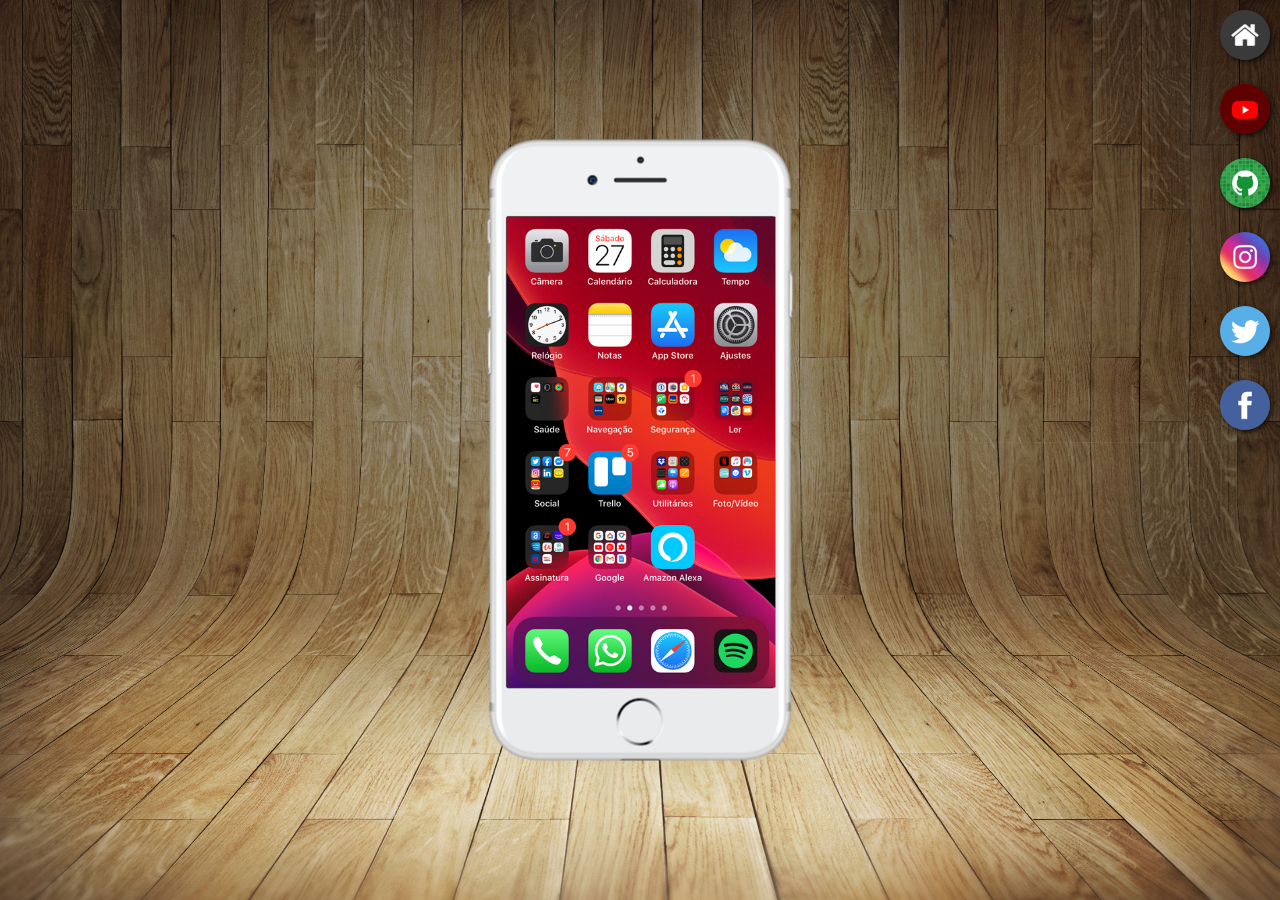
<file: index.html>
<!DOCTYPE html>
<html lang="pt-br">
<head>
    <meta charset="UTF-8">
    <meta name="viewport" content="width=device-width, initial-scale=1.0">
    <title>Projeto Redes Sociais</title>
    <link rel="shortcut icon" href="favicon.ico" type="image/x-icon">
    <link rel="stylesheet" href="estilos/style.css">
</head>
<body>
    <main>
        <section id="telefone">
            <iframe src="home.html" name="tela" id="tela" frameborder="0">
                Seu navegador não é compatível.
            </iframe>
        </section>
        <section id="redes-sociais">
            <a href="home.html" target="tela"><img src="imagens/logo-home.jpg" alt="Home"></a> <br>

            <a href="youtube.html" target="tela"><img src="imagens/logo-youtube.jpg" alt="YouTube"></a> <br>

            <a href="github.html" target="tela"><img src="imagens/logo-github.jpg" alt="GitHub"></a> <br>

            <a href="instagram.html" target="tela"><img src="imagens/logo-instagram.jpg" alt="Instagram"></a> <br>

            <a href="twitter.html" target="tela"><img src="imagens/logo-twitter.jpg" alt="Twitter"></a> <br>

            <a href="facebook.html" target="tela"><img src="imagens/logo-facebook.jpg" alt="Facebook"></a> <br>

        </section>
    </main>
</body>
</html>
</file>
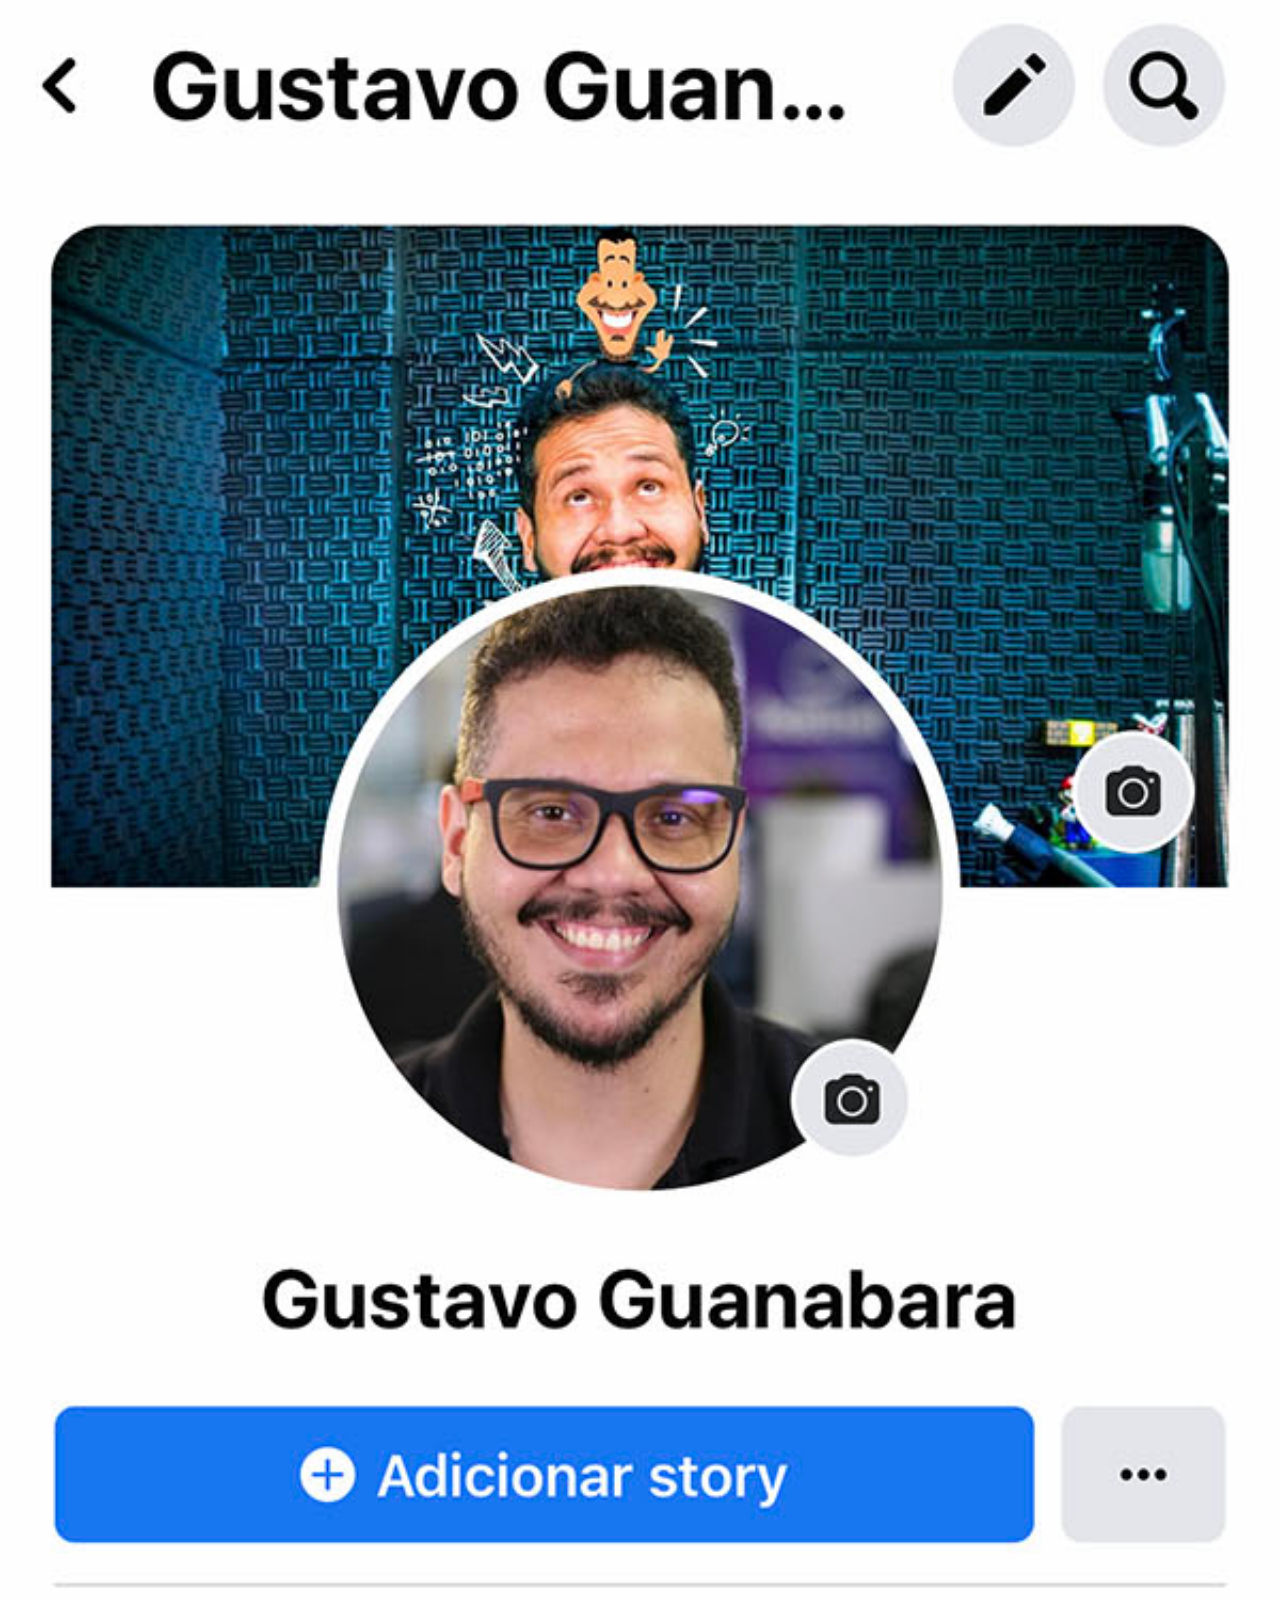
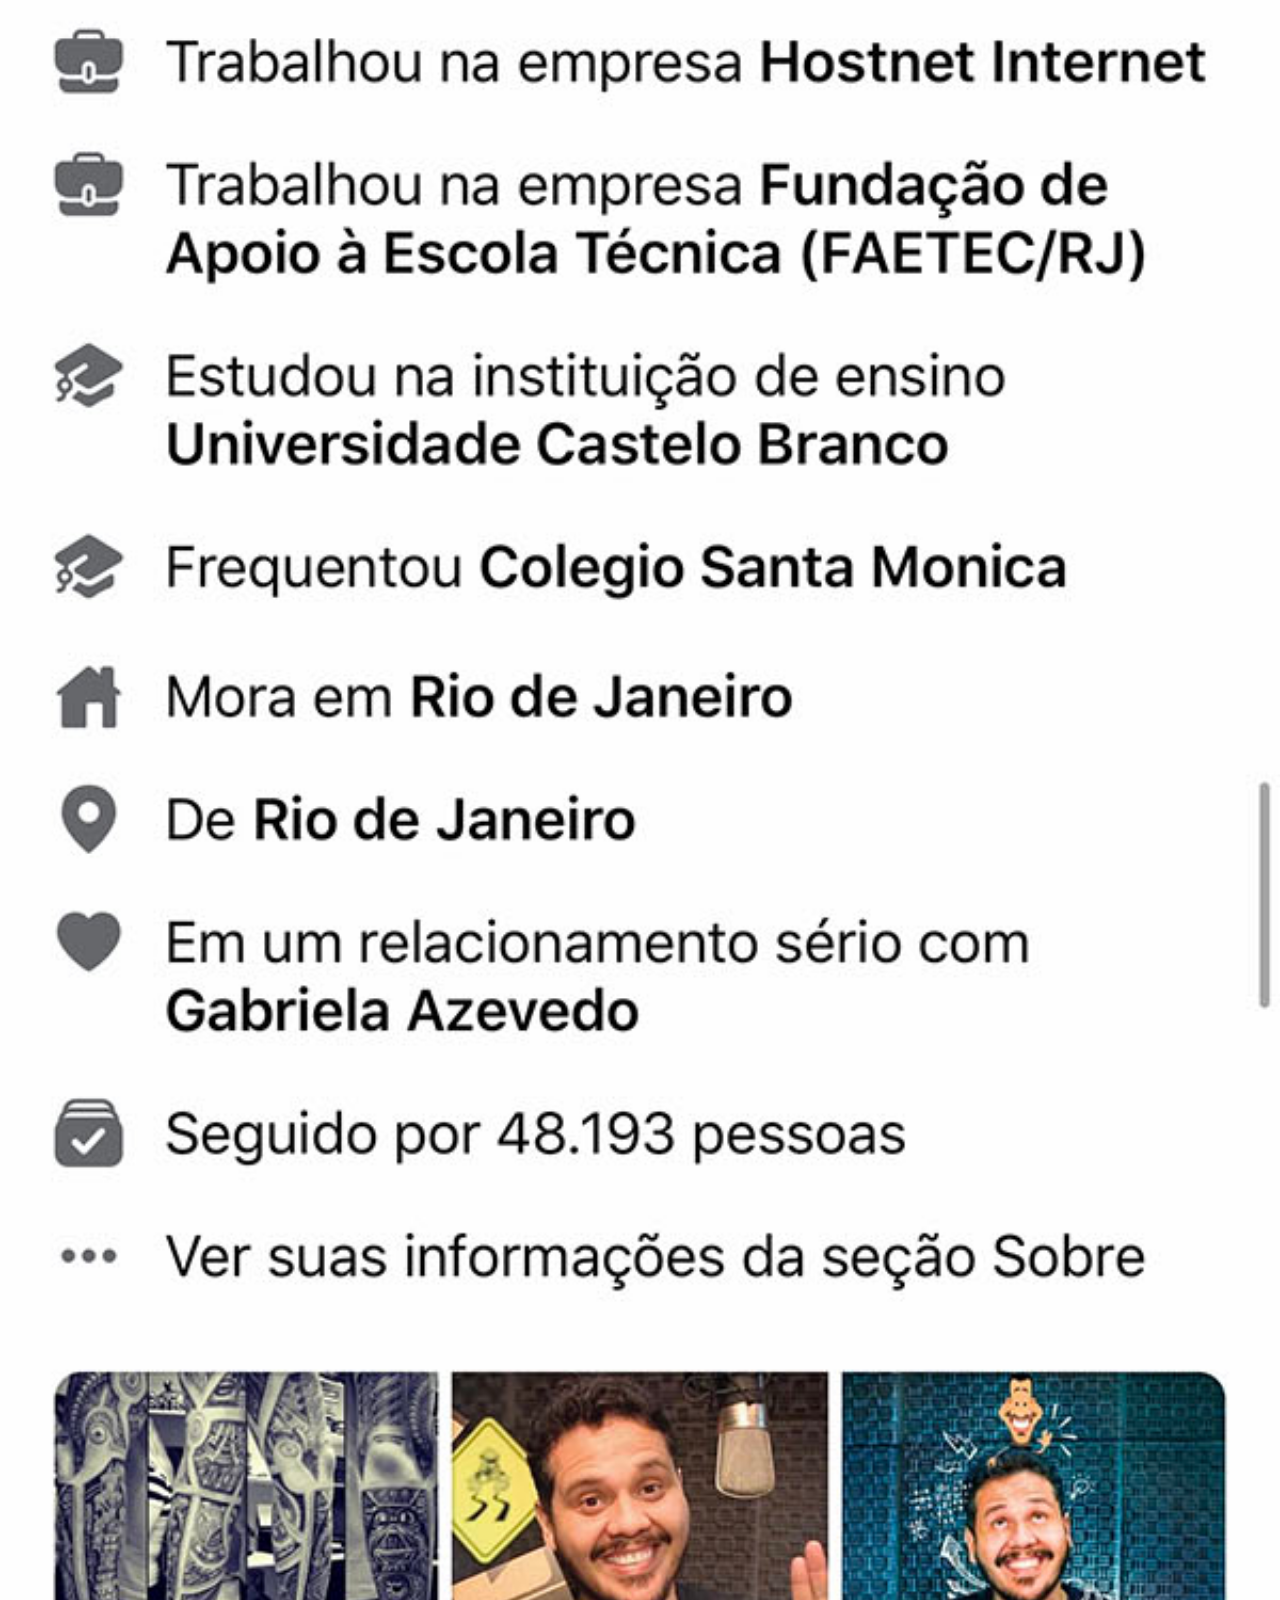
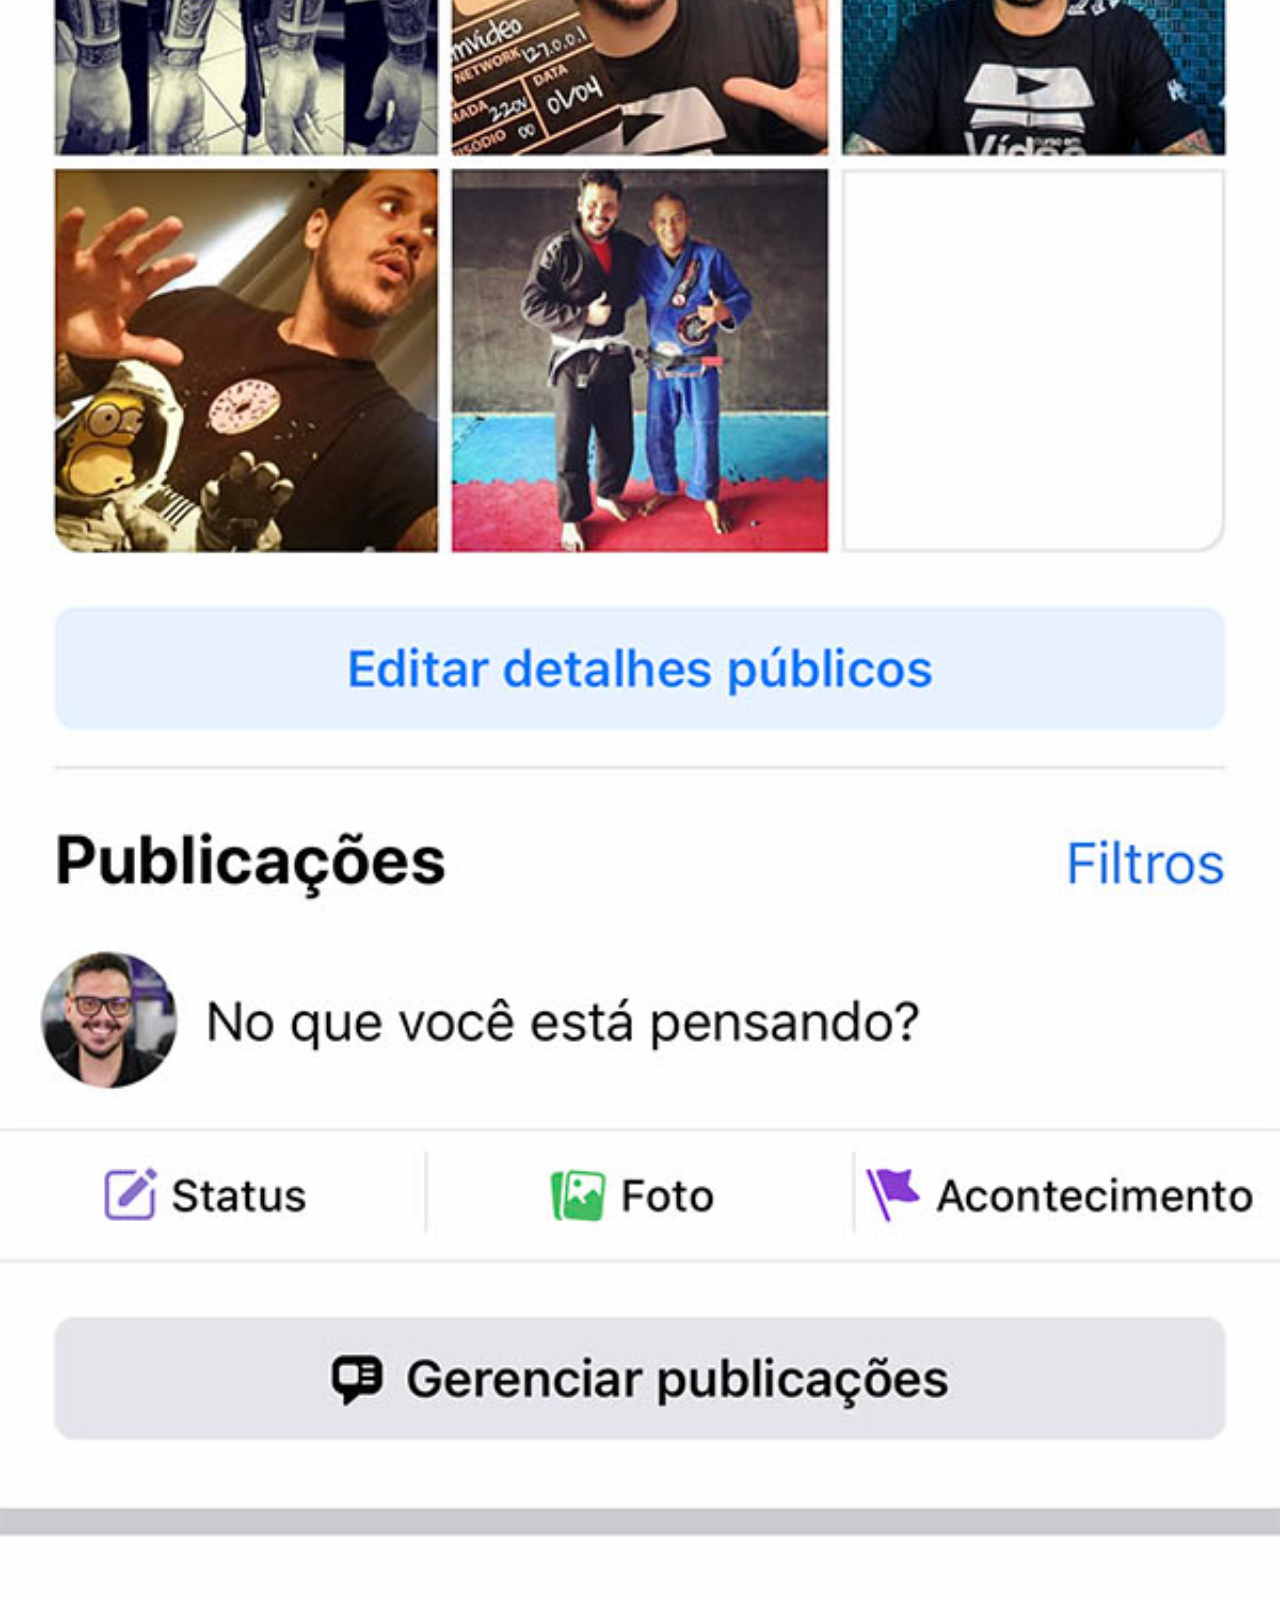
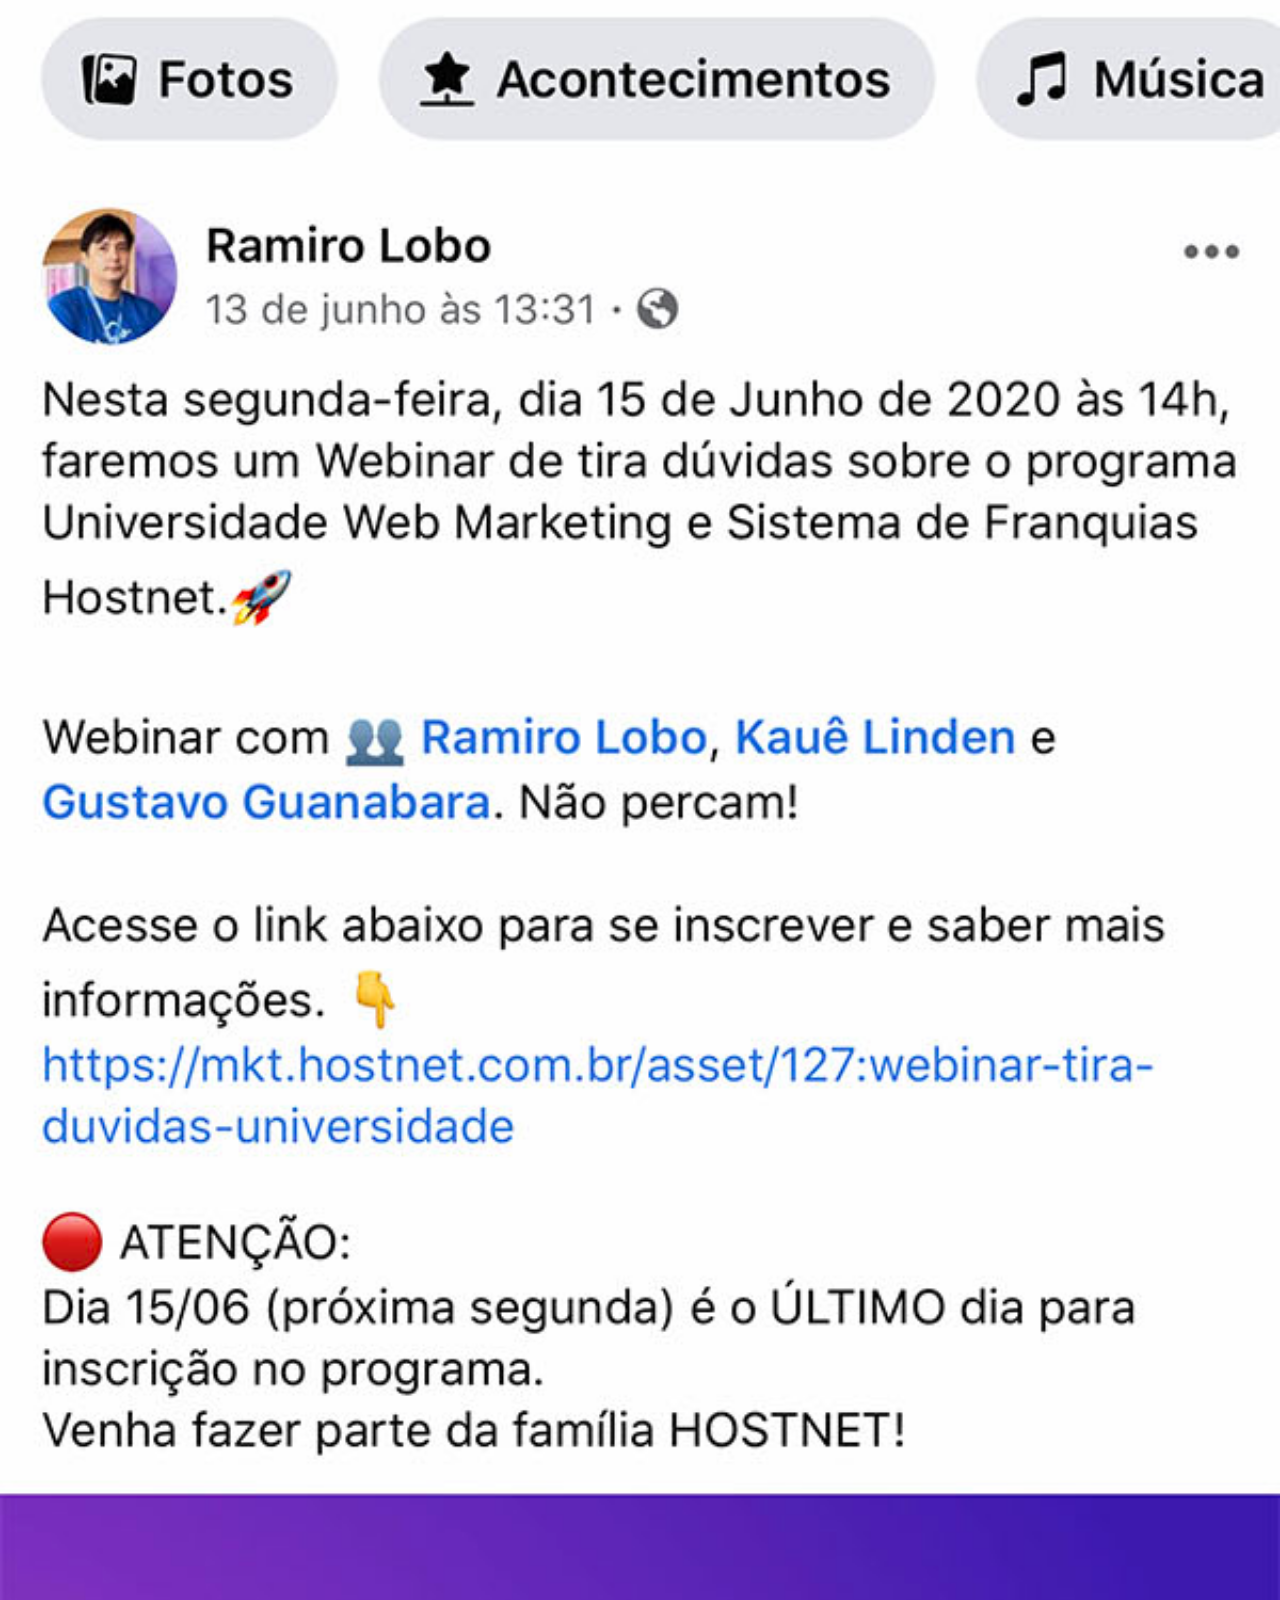
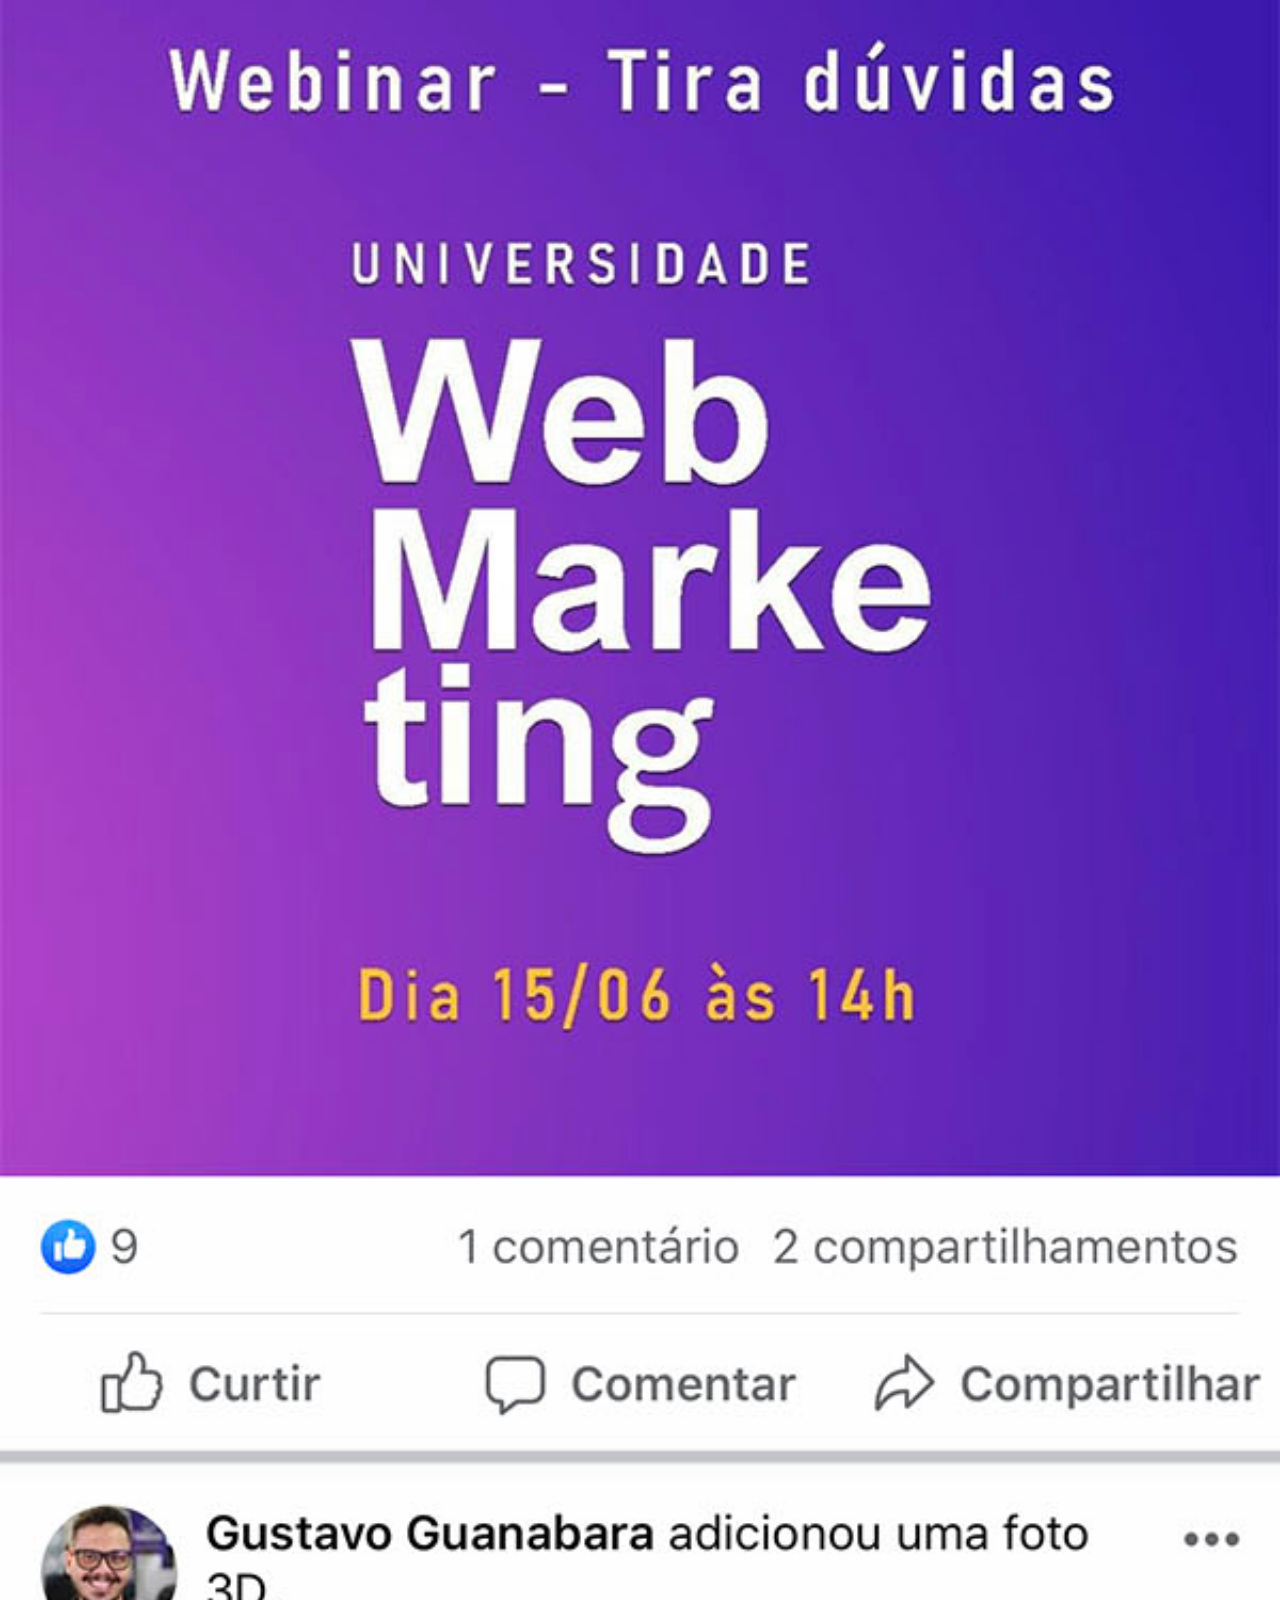
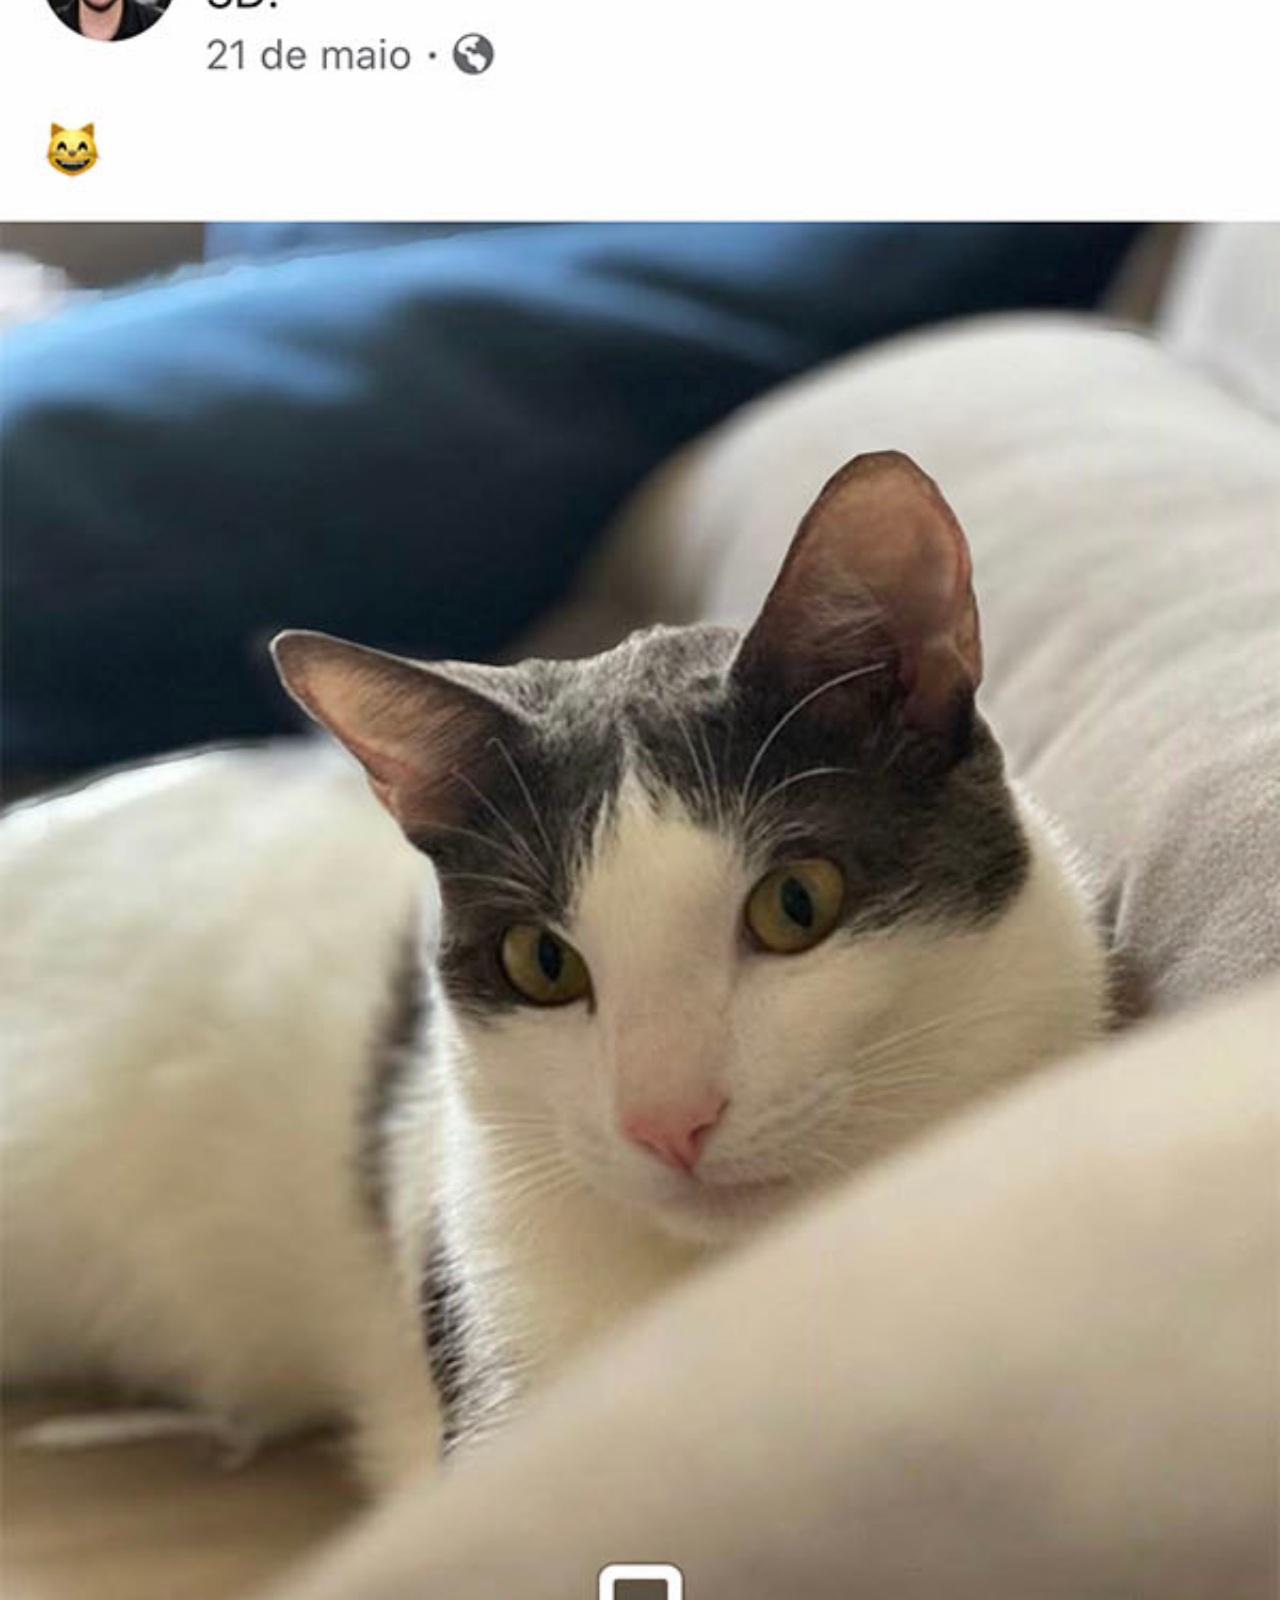
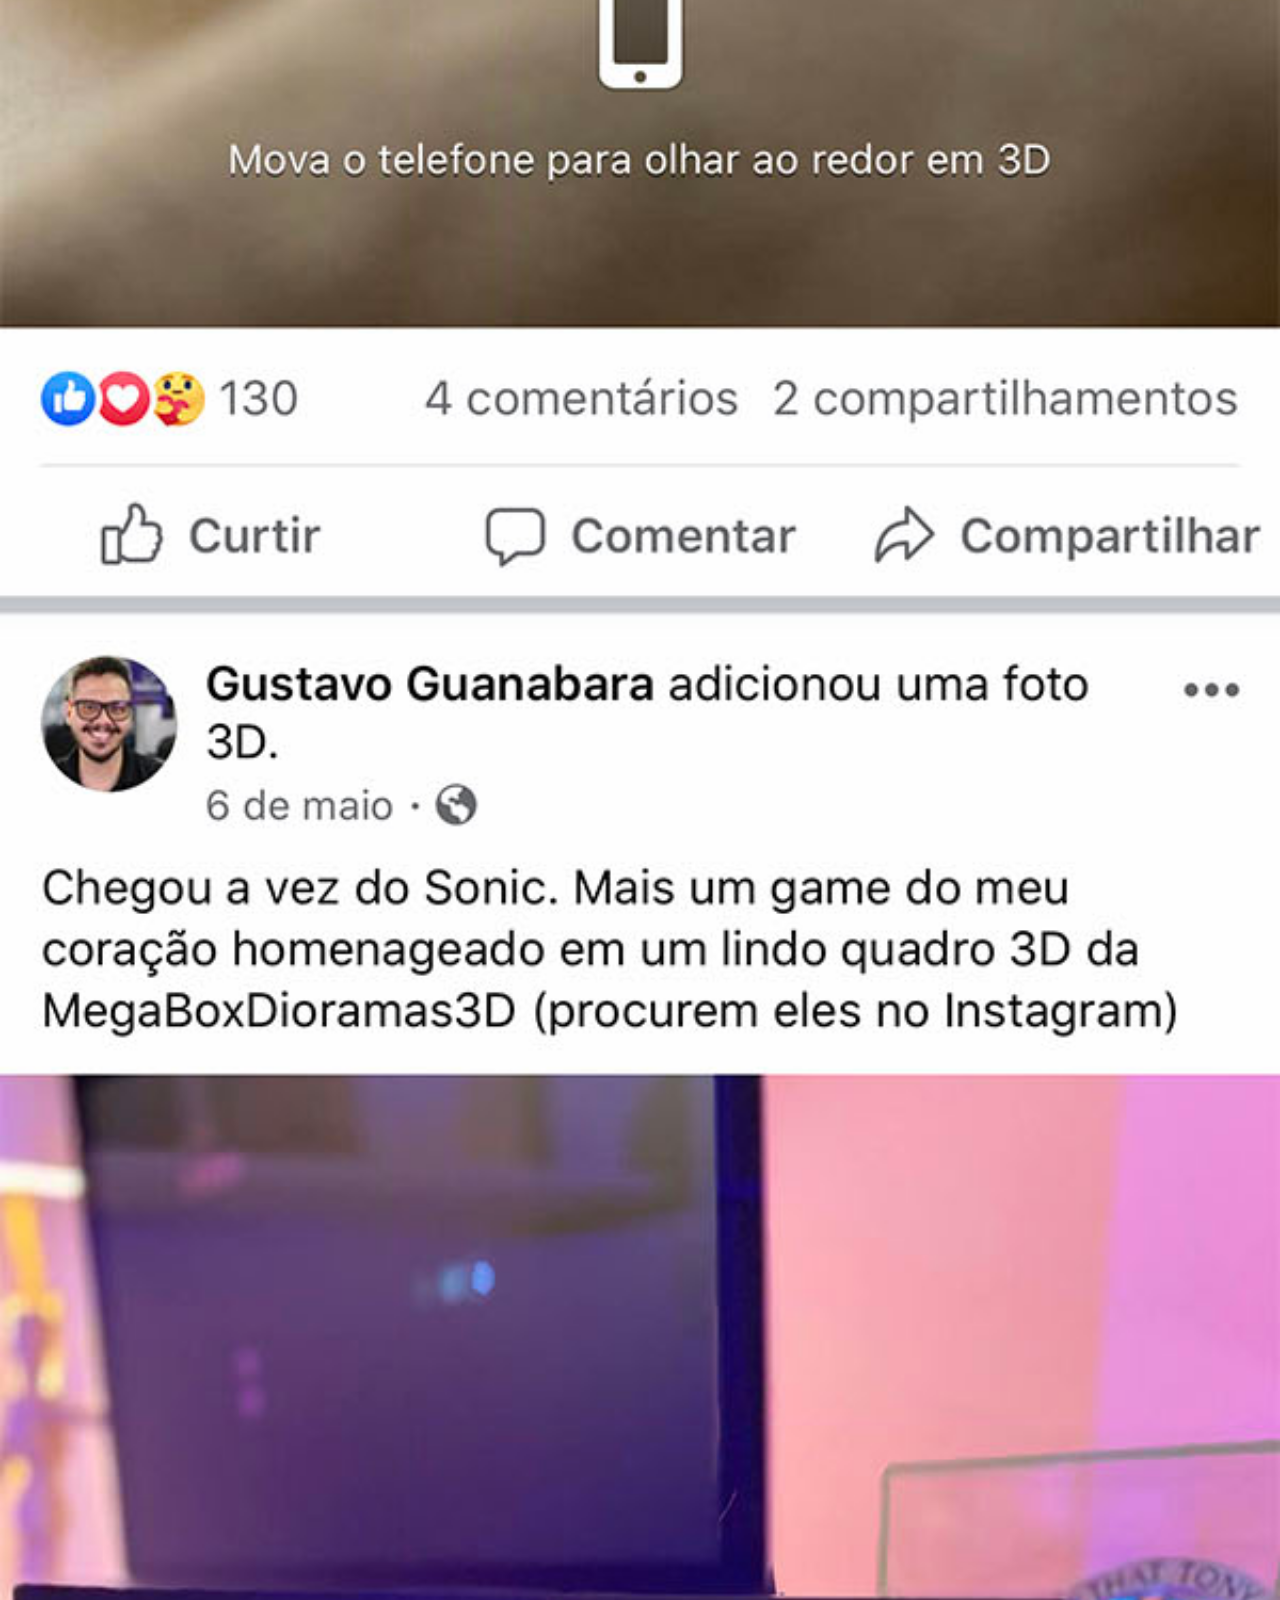
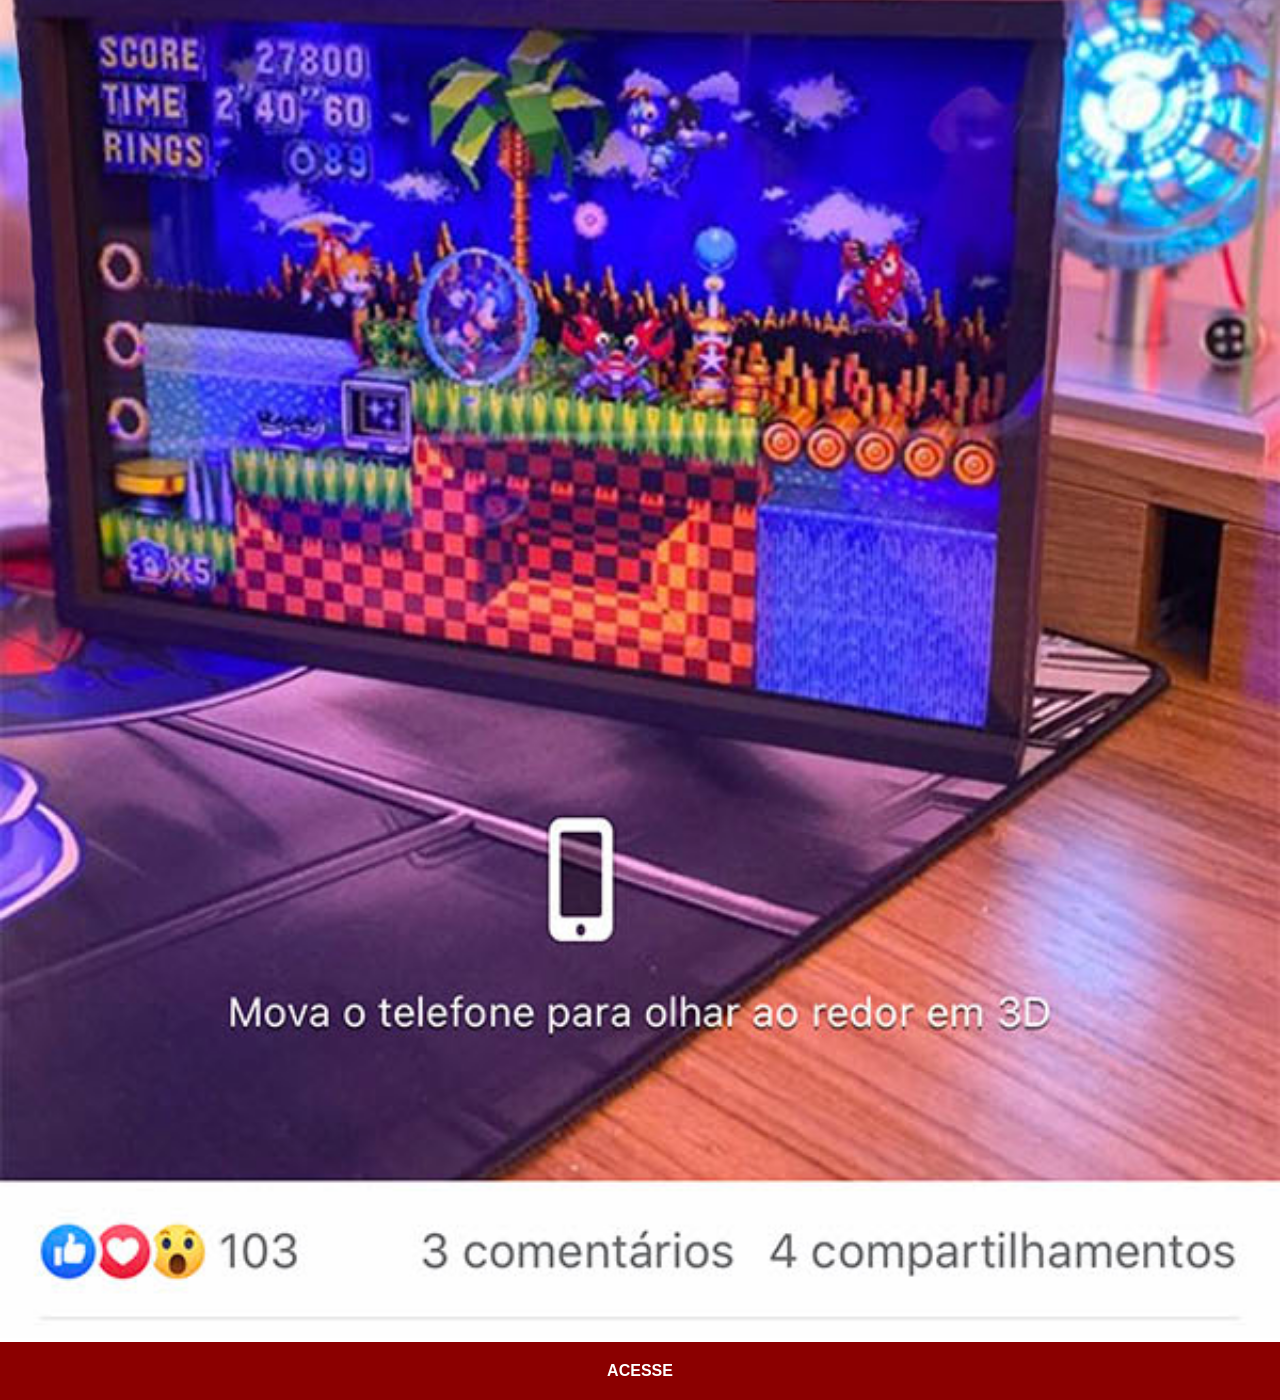
<file: facebook.html>
<!DOCTYPE html>
<html lang="pt-br">
<head>
    <meta charset="UTF-8">
    <meta name="viewport" content="width=device-width, initial-scale=1.0">
    <title>Facebook</title>
    <link rel="stylesheet" href="estilos/social.css">
</head>
<body>
    <img src="imagens/tela-facebook.jpg" alt="Facebook">
    <a href="https://www.facebook.com/gustavoguanabara/?locale=pt_BR" target="_blank">ACESSE</a>
</body>
</html>
</file>
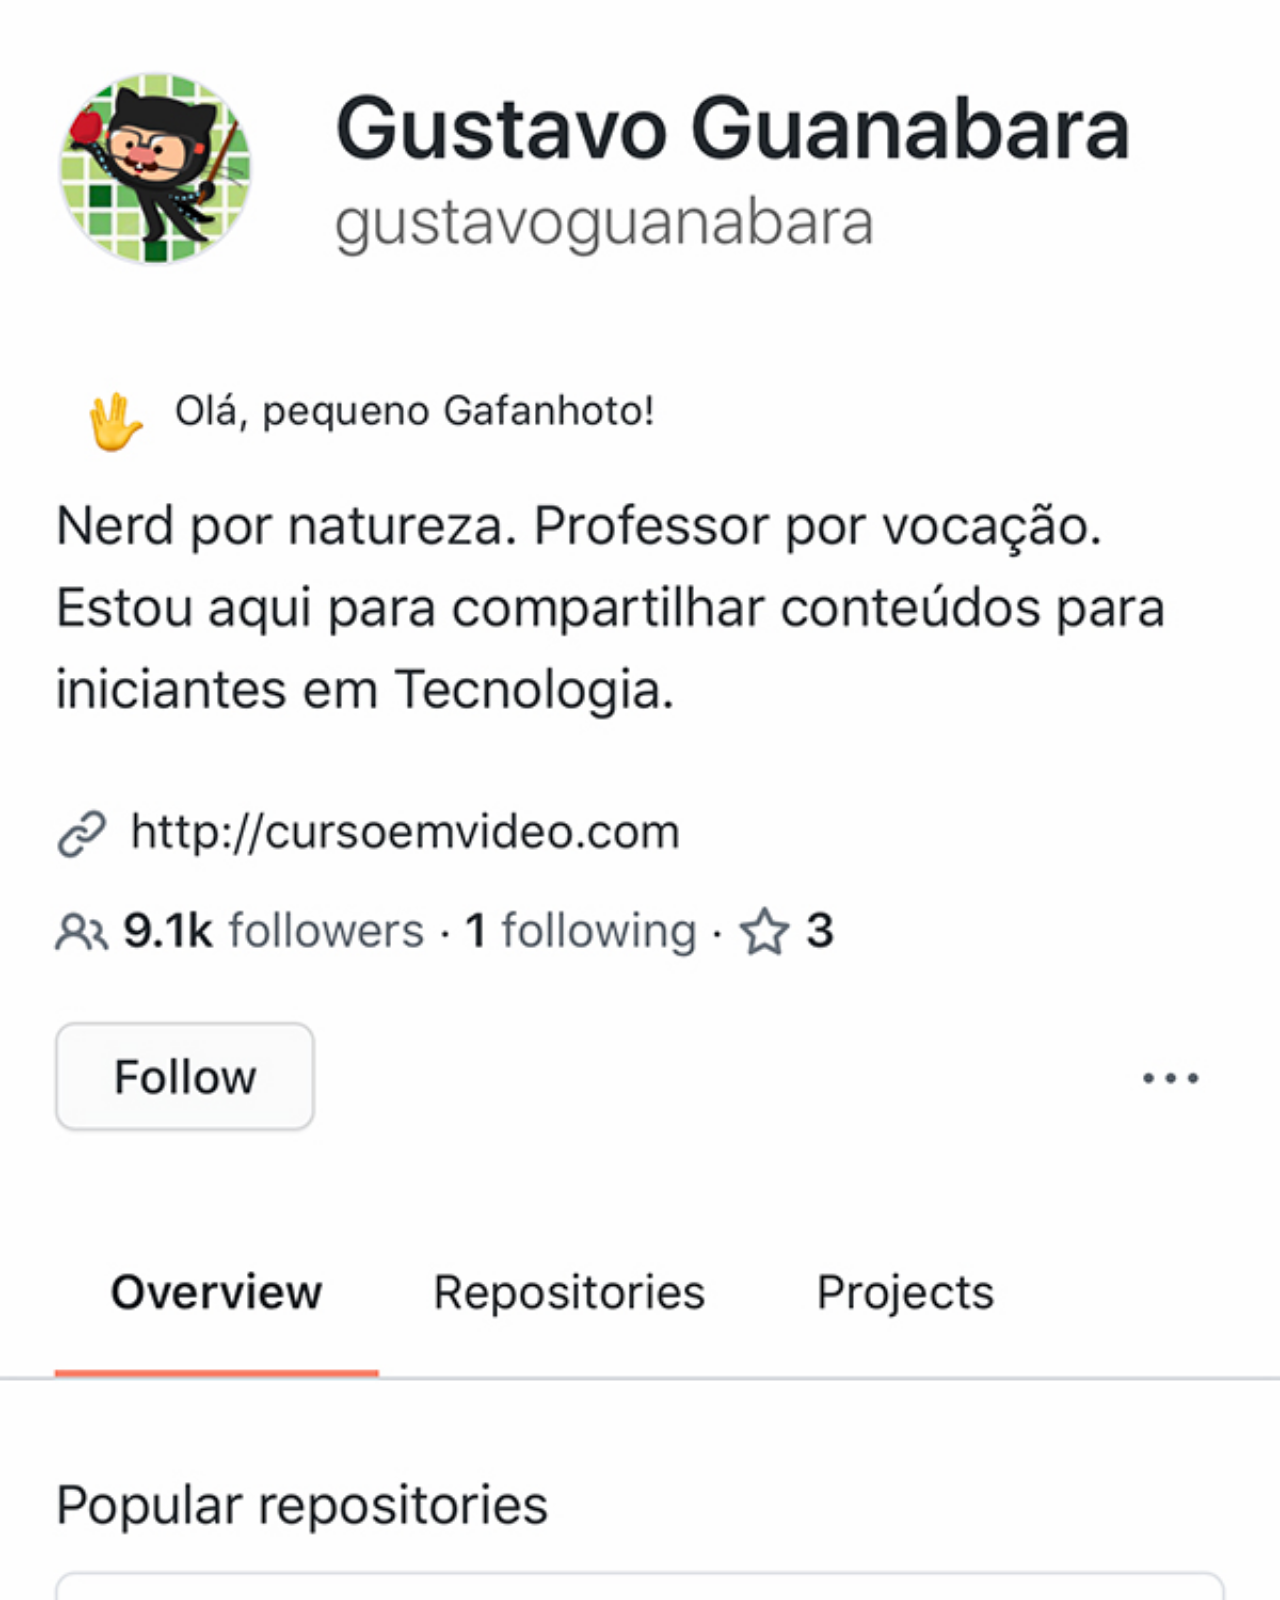
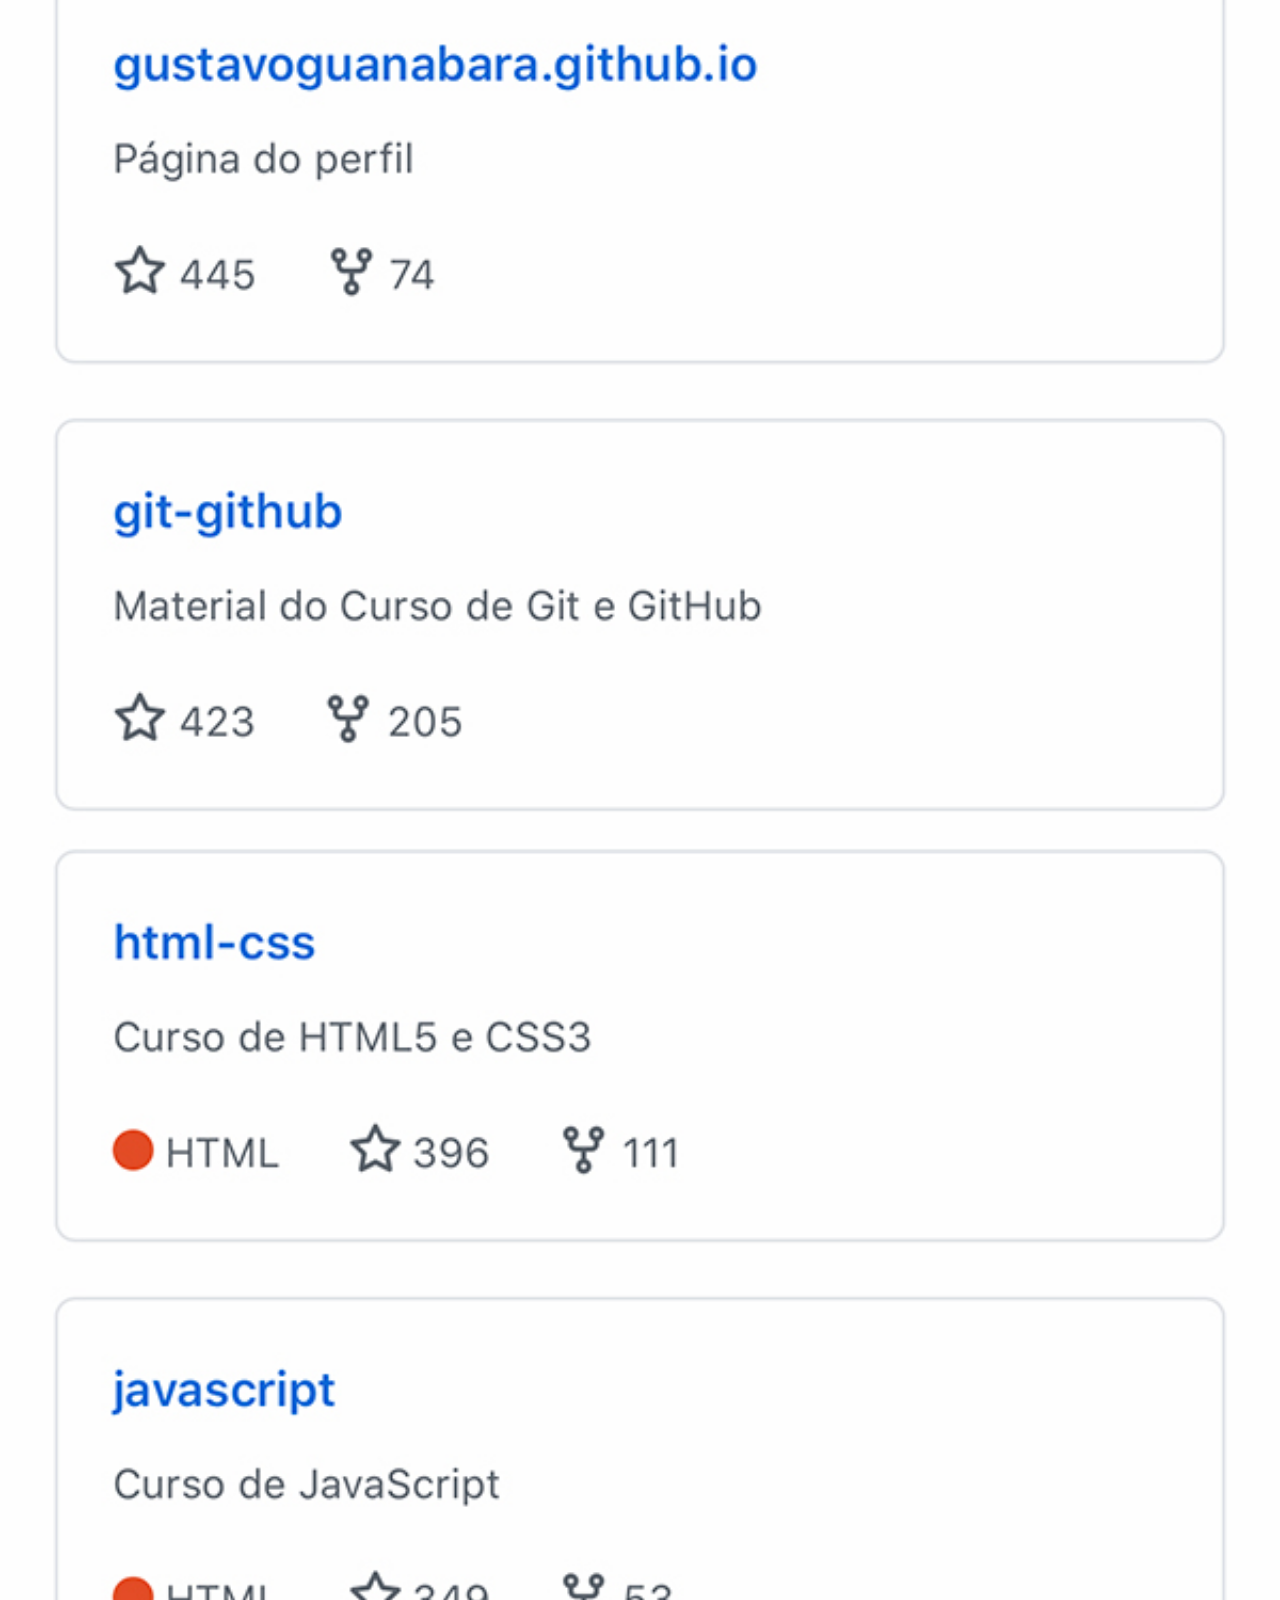
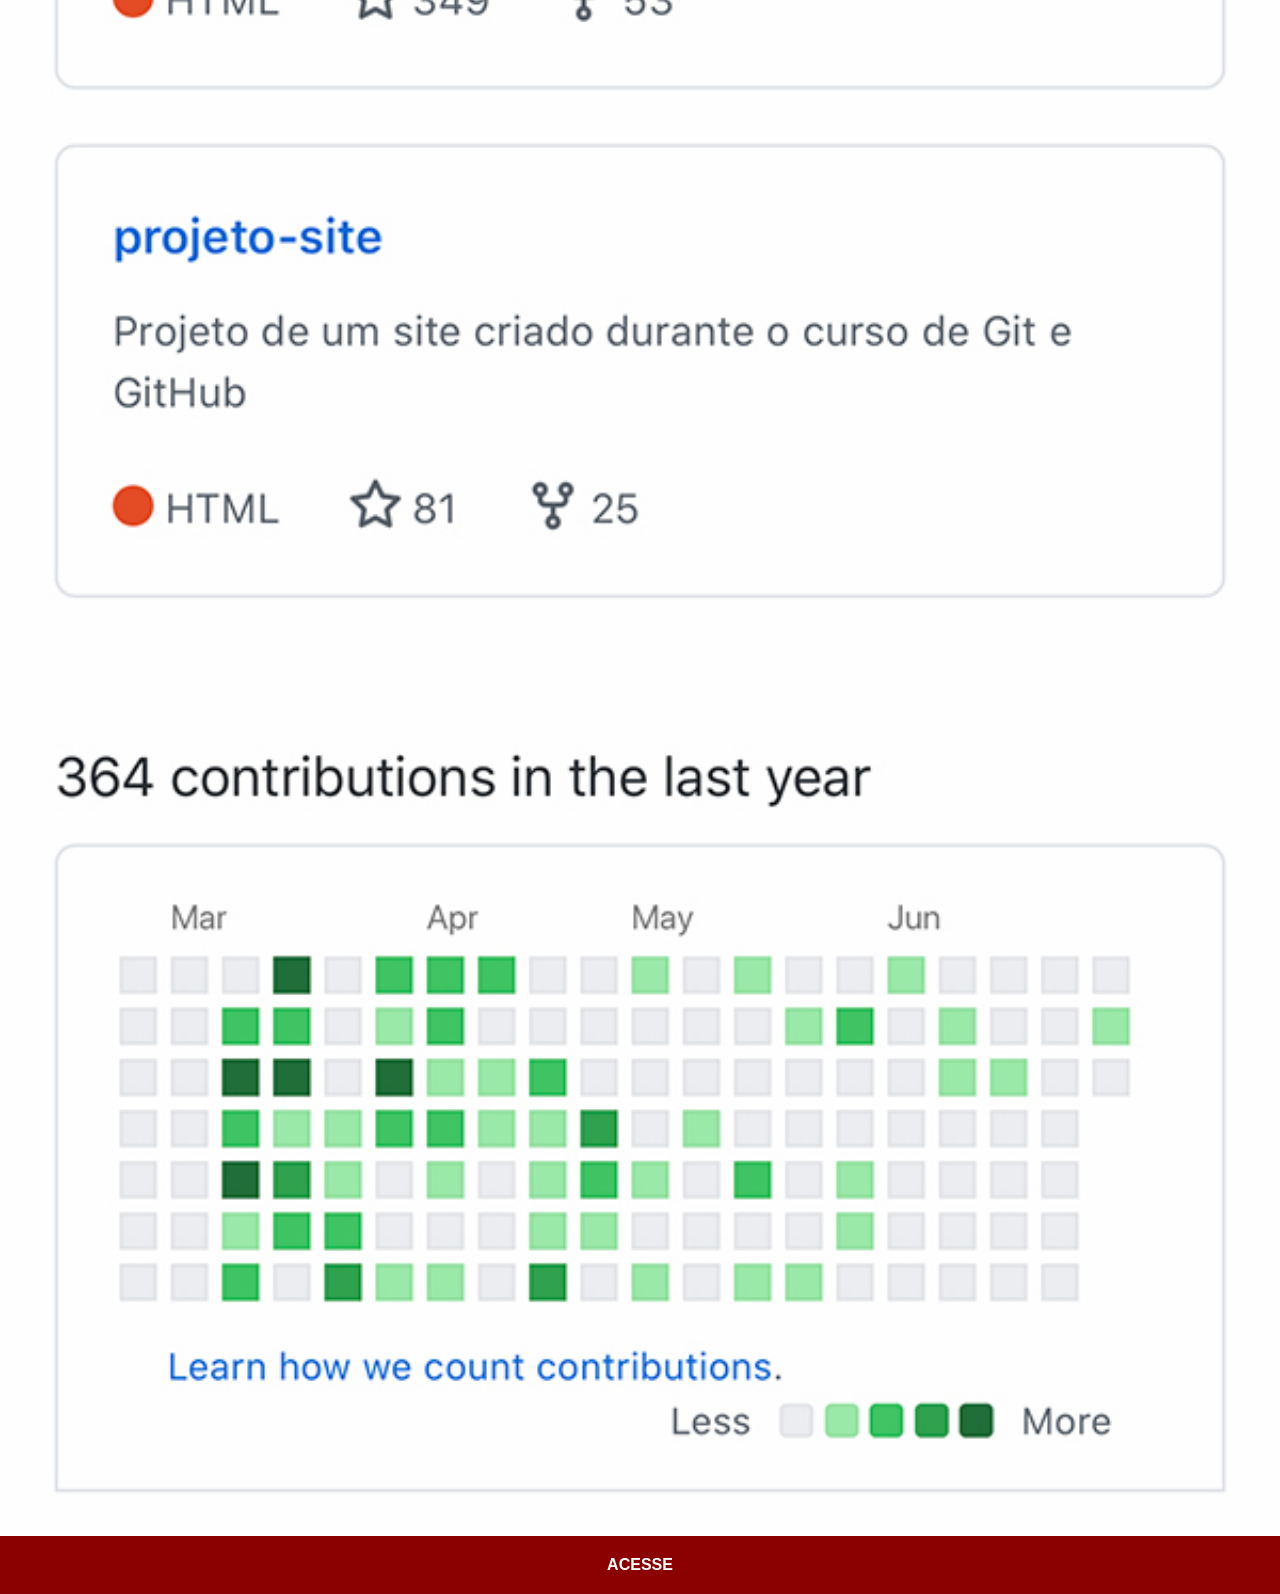
<file: github.html>
<!DOCTYPE html>
<html lang="pt-br">
<head>
    <meta charset="UTF-8">
    <meta name="viewport" content="width=device-width, initial-scale=1.0">
    <title>GitHub</title>
    <link rel="stylesheet" href="estilos/social.css">
</head>
<body>
    <img src="imagens/tela-github.jpg" alt="GitHub">
    <a href="https://github.com/gustavoguanabara/" target="_blank">ACESSE</a>
</body>
</html>
</file>
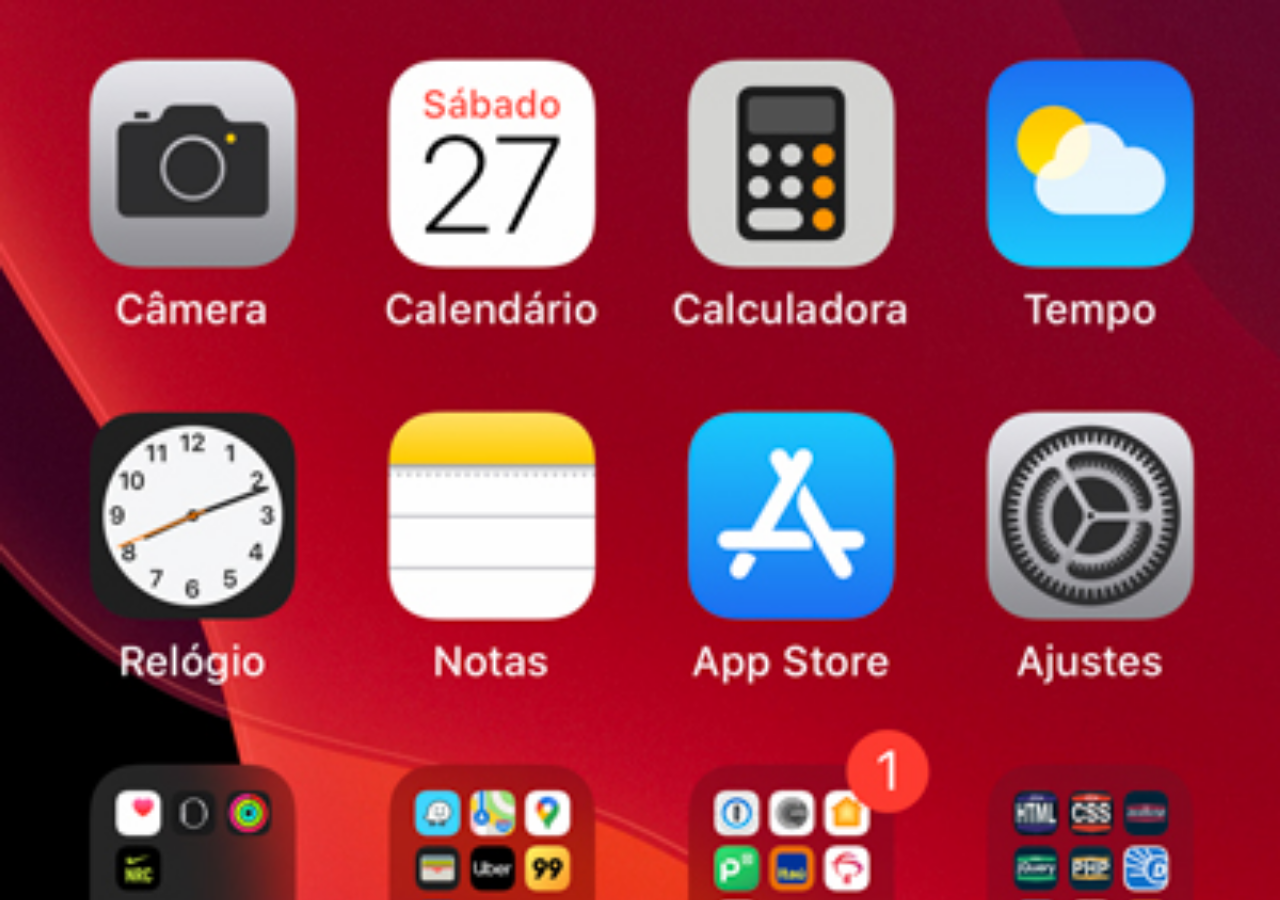
<file: home.html>
<!DOCTYPE html>
<html lang="pt-br">
<head>
    <meta charset="UTF-8">
    <meta name="viewport" content="width=device-width, initial-scale=1.0">
    <title>Home</title>
</head>
<style>
    * {
        padding: 0px;
        margin: 0px
    }

    body {
        width: 100vw;
        height: 100vh;
        background: black url('imagens/tela-home.jpg') no-repeat top center;
        background-size: cover;
    }
</style>
<body>
    
</body>
</html>
</file>
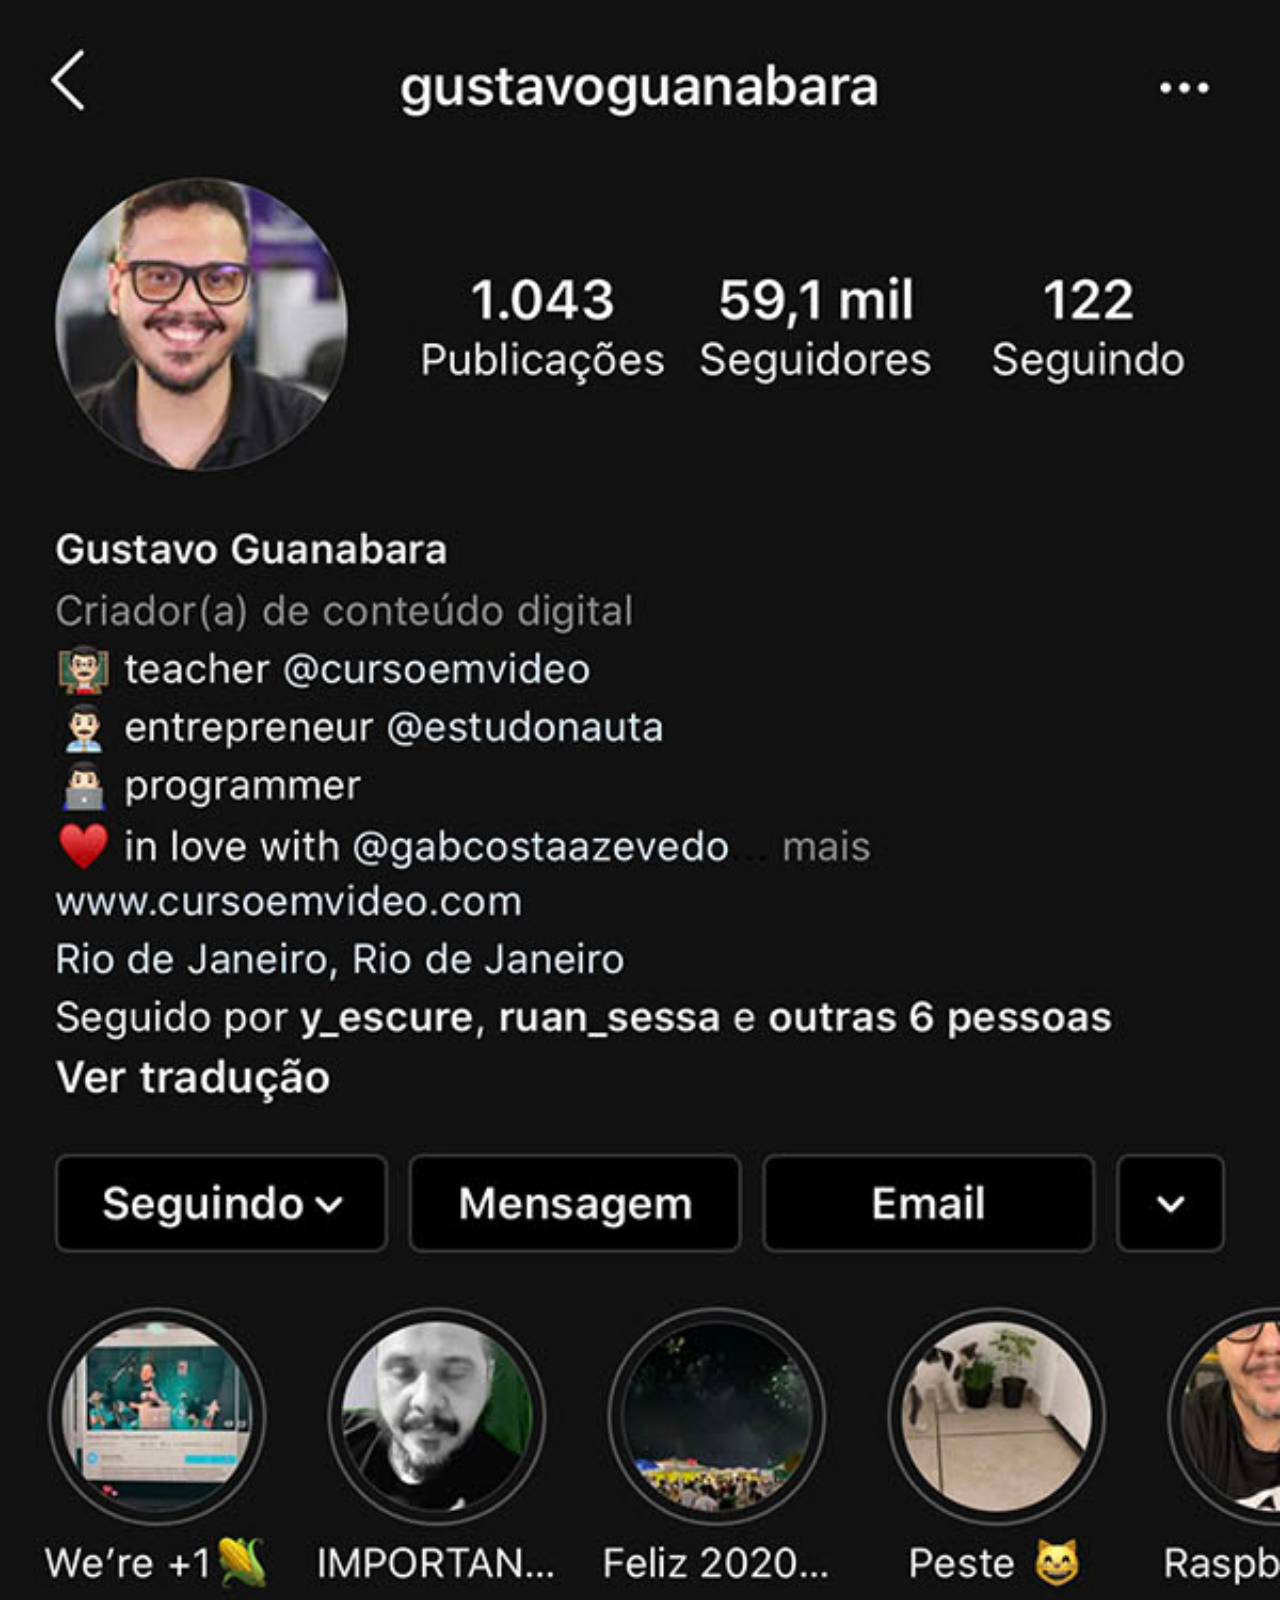
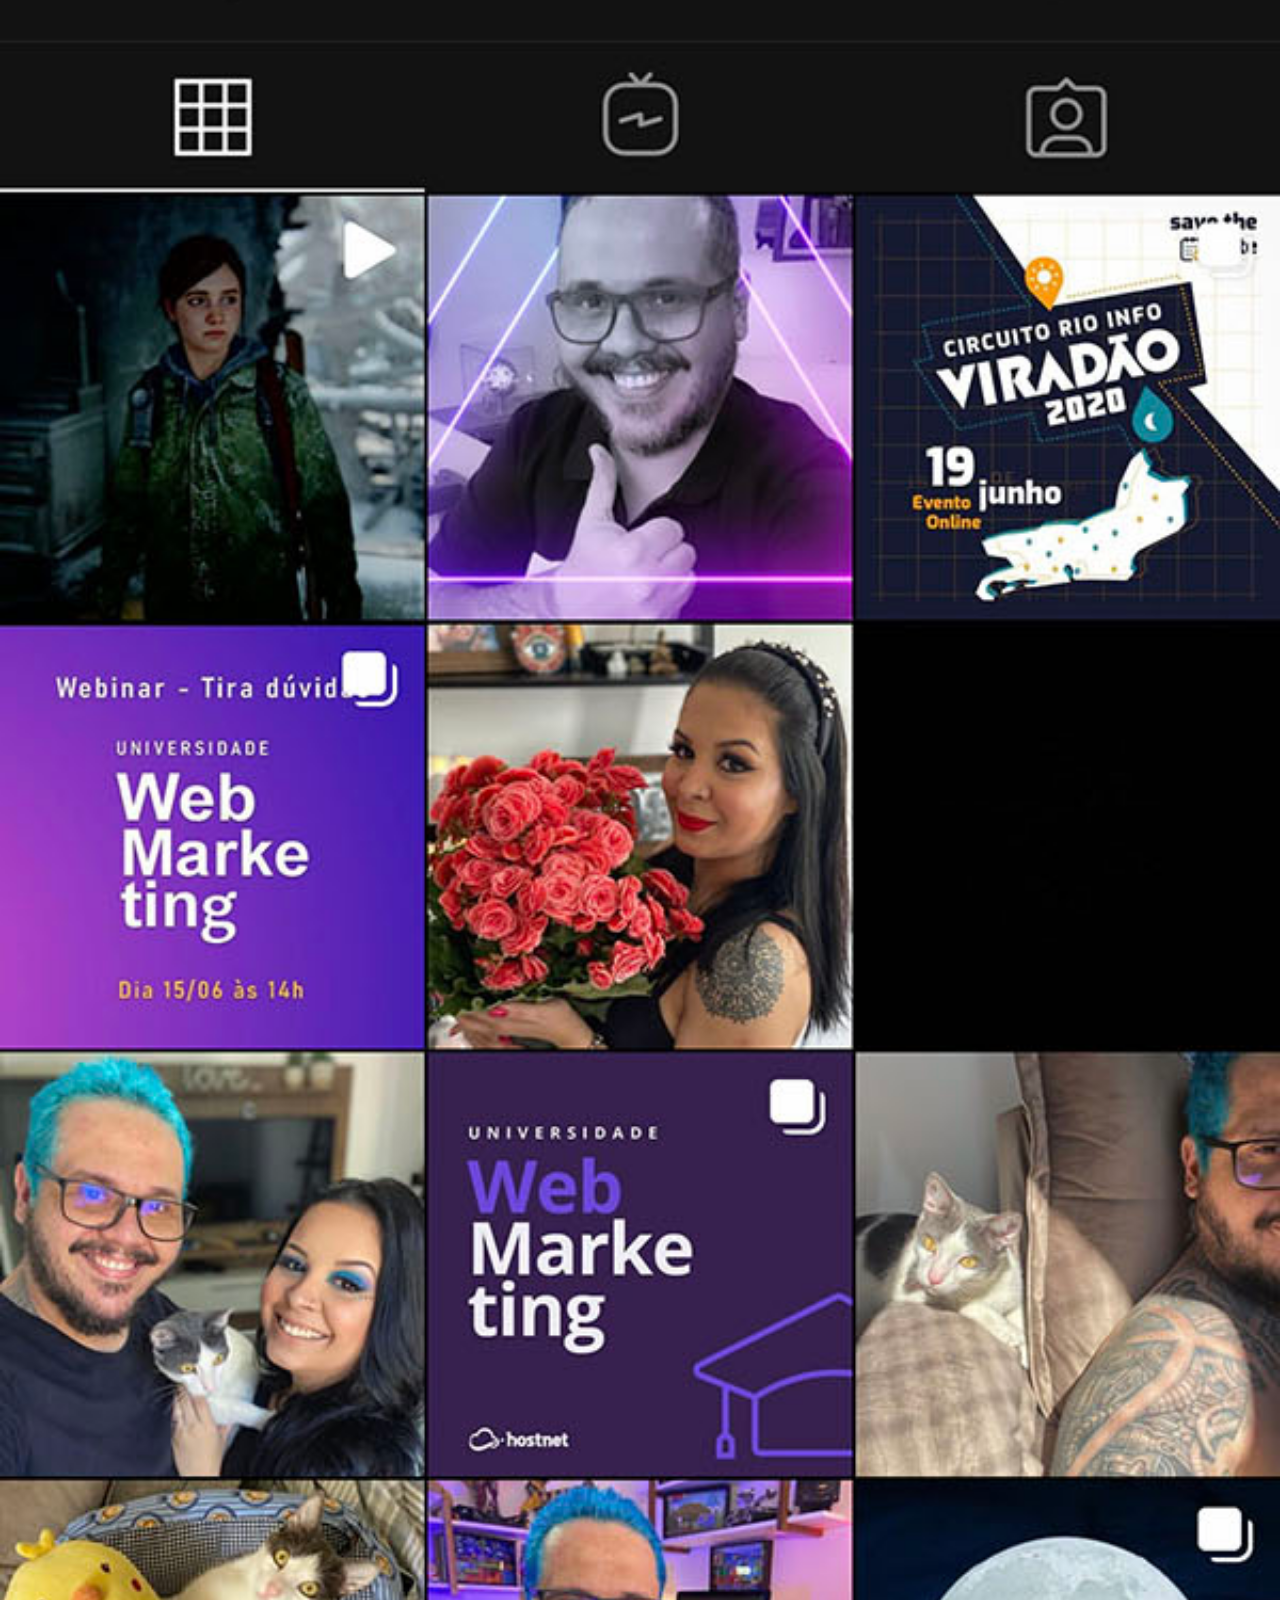
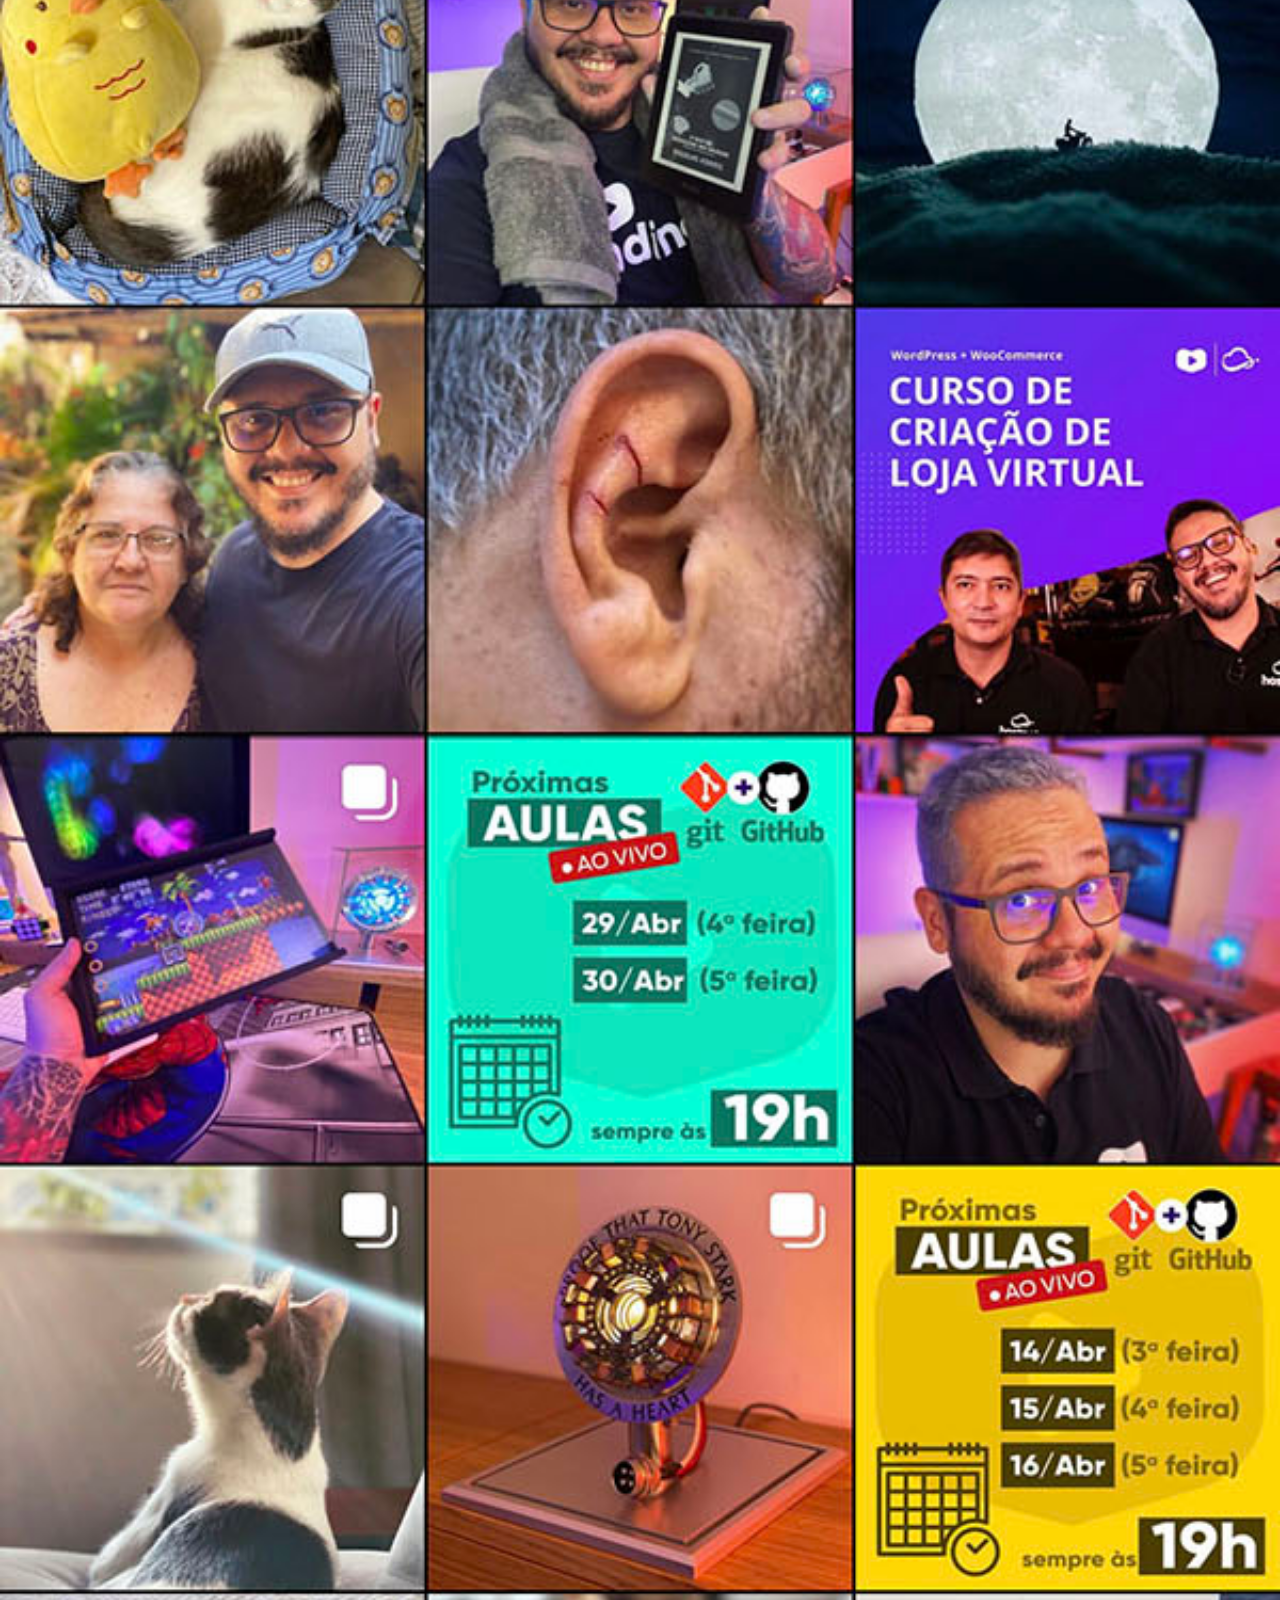
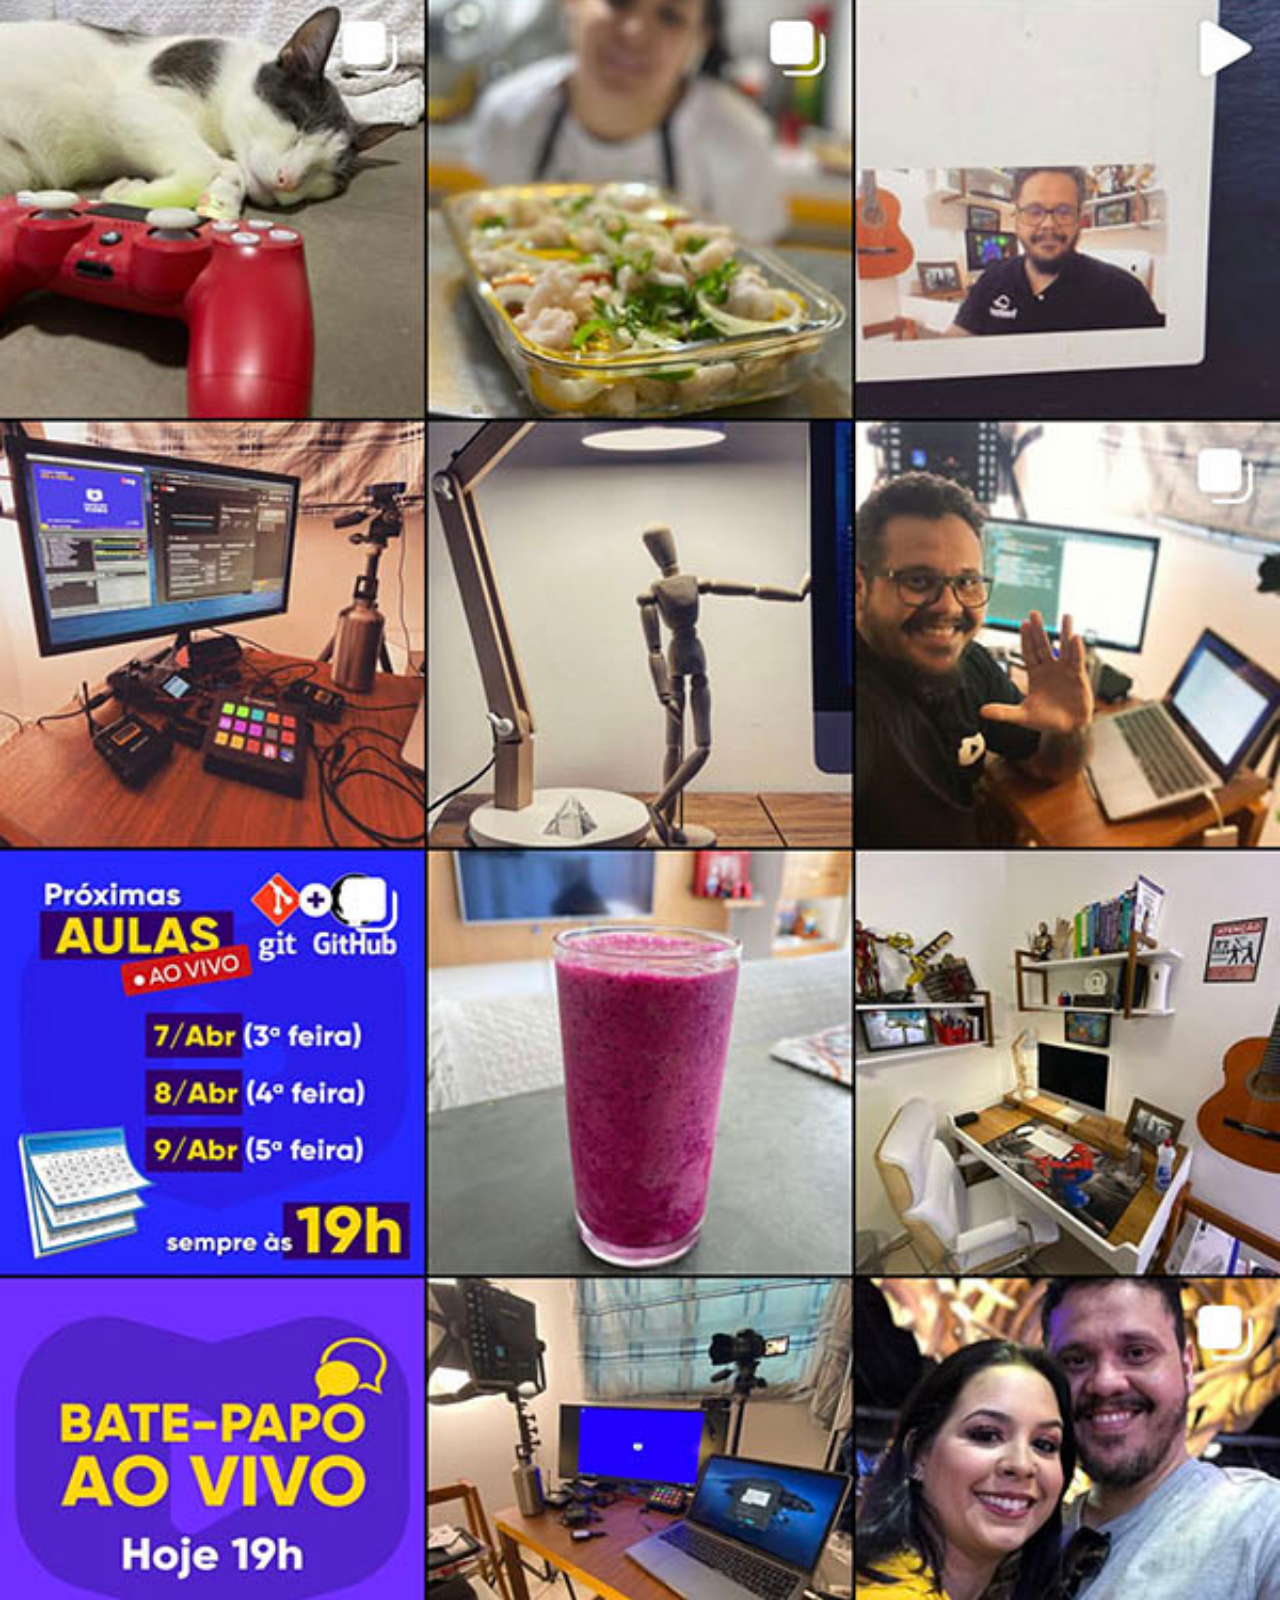
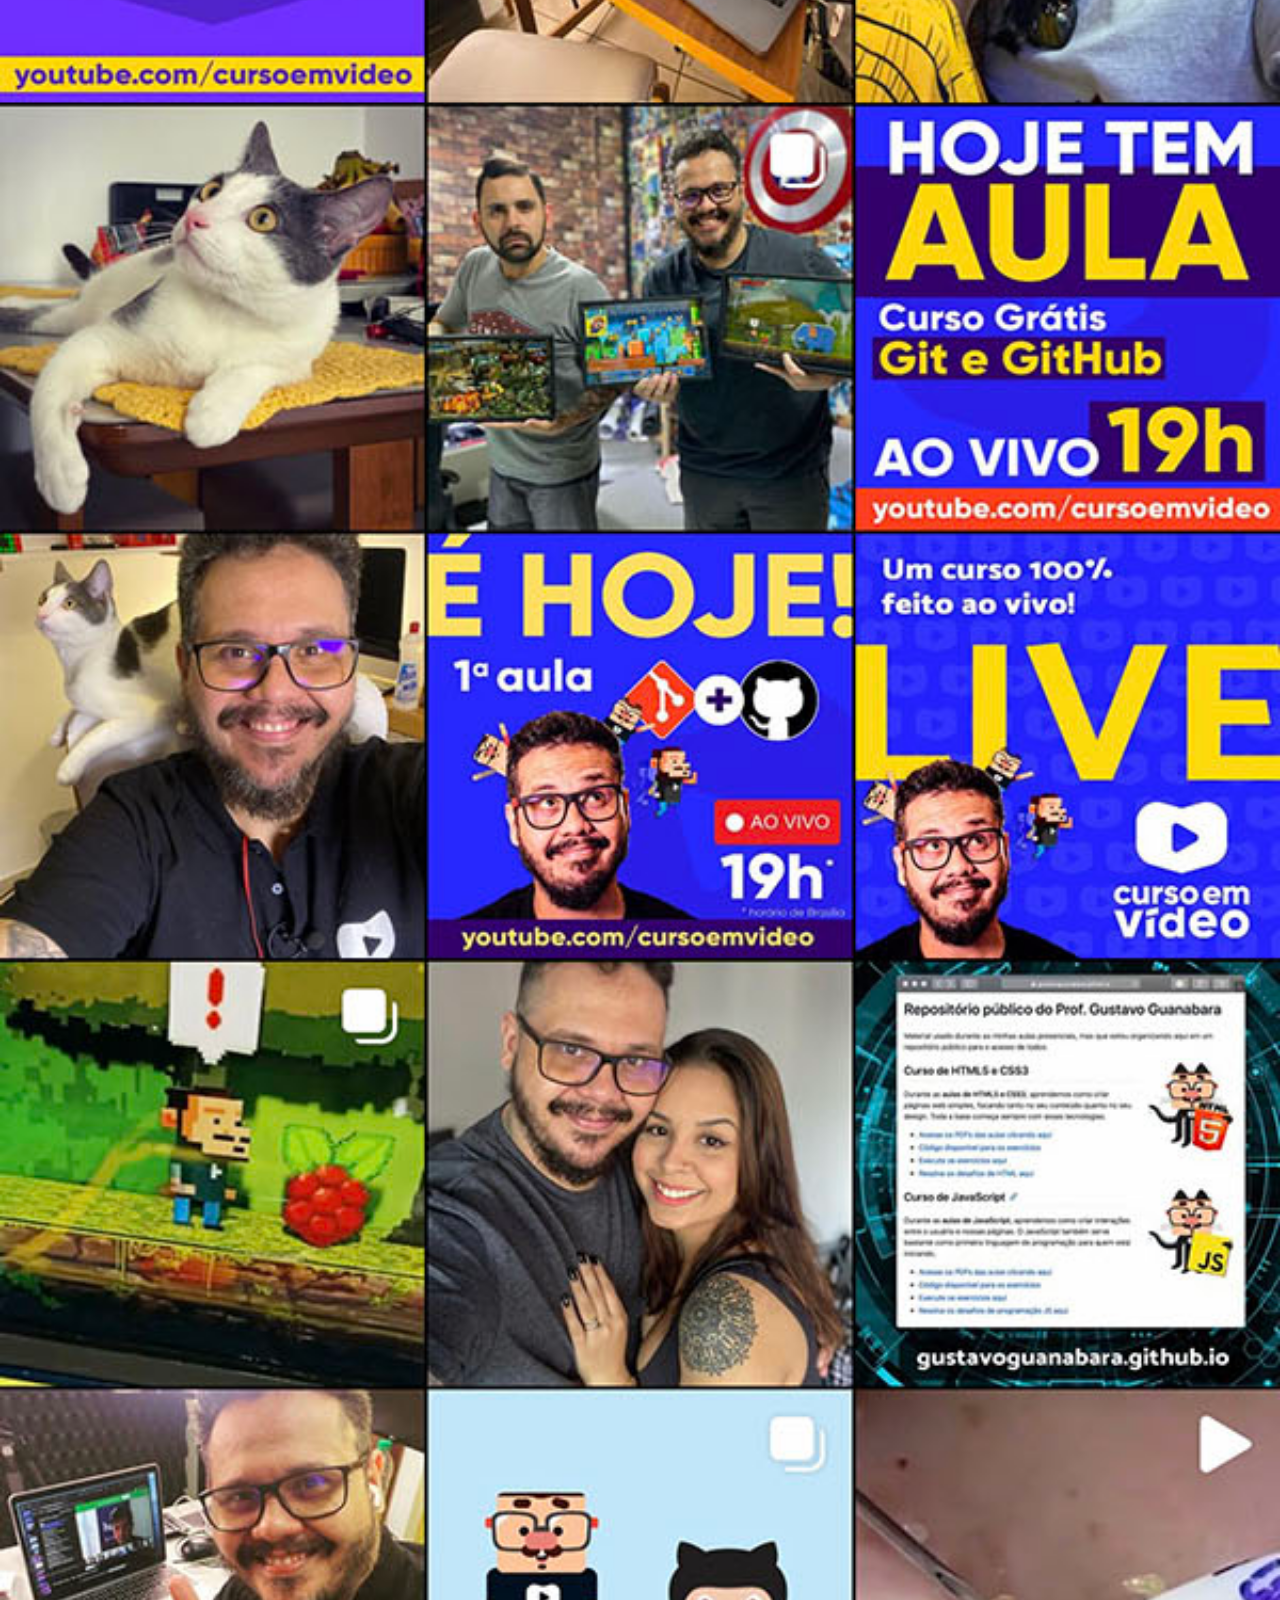
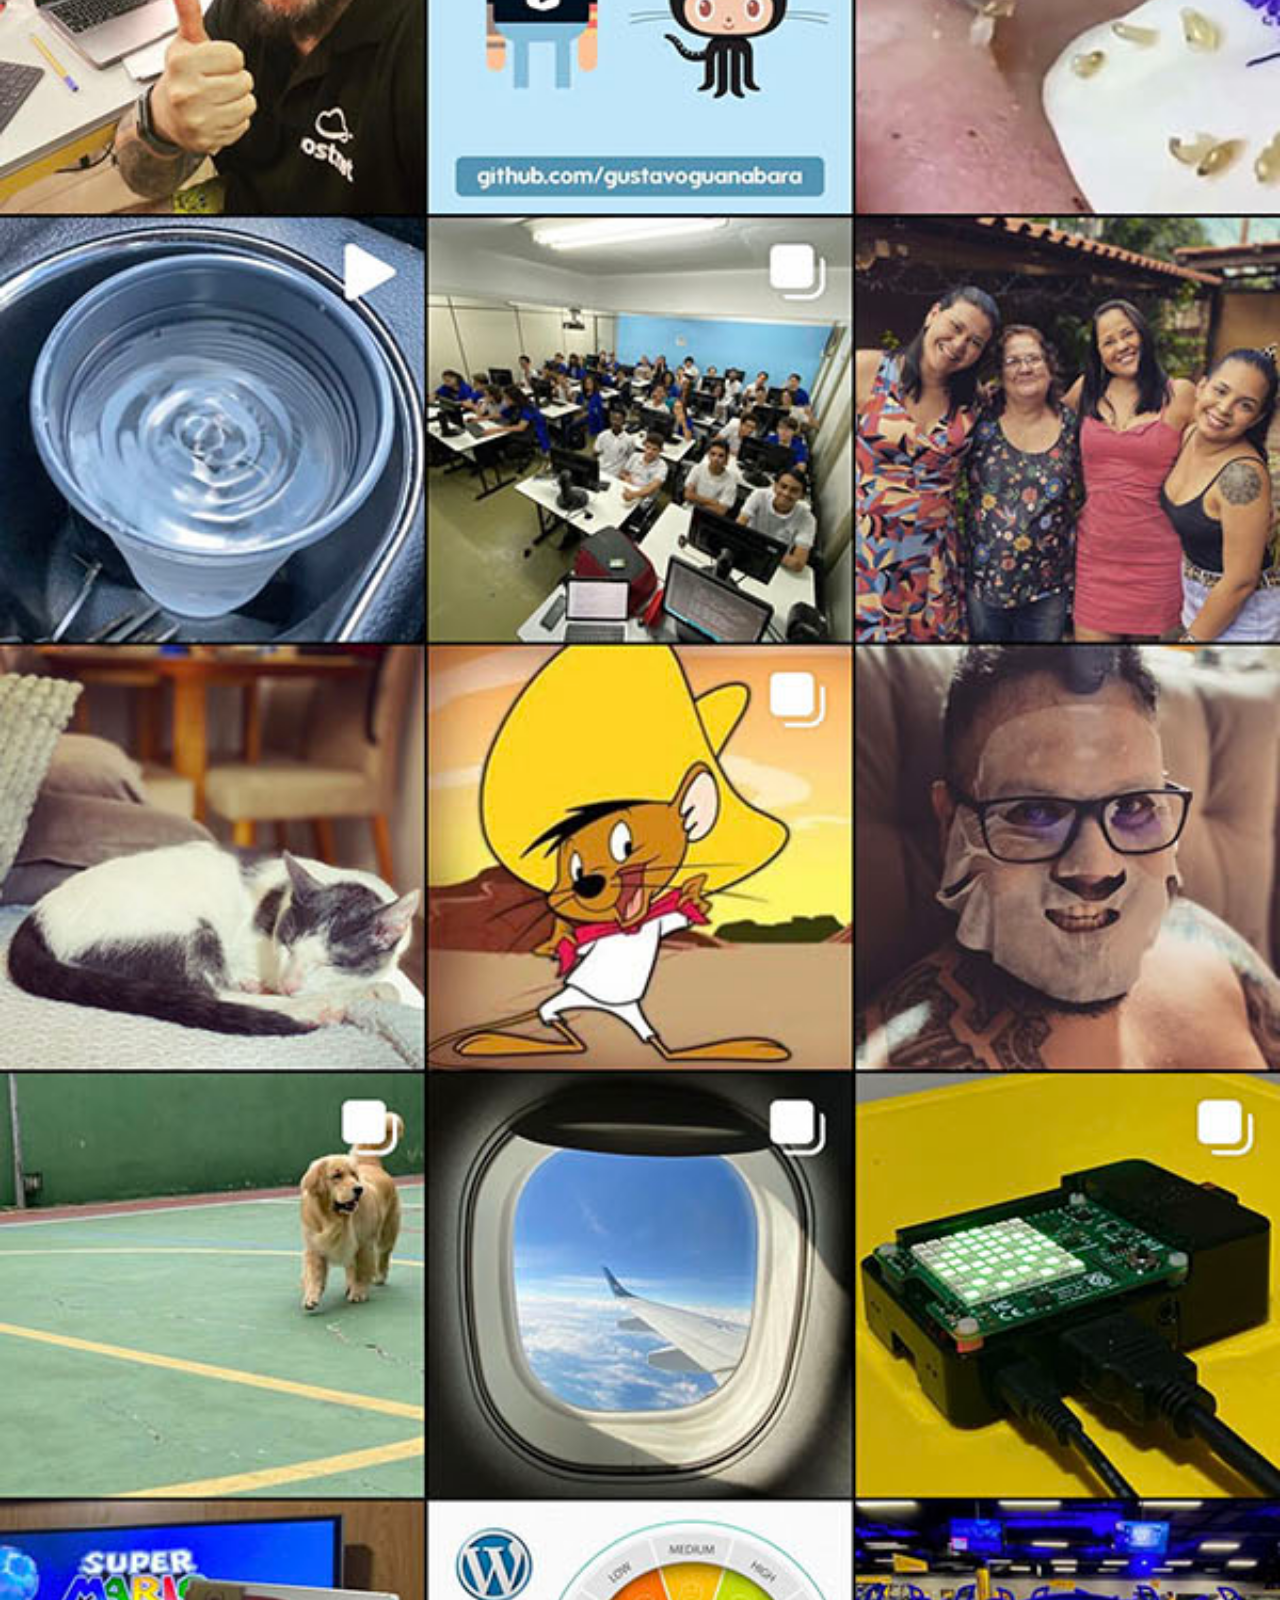
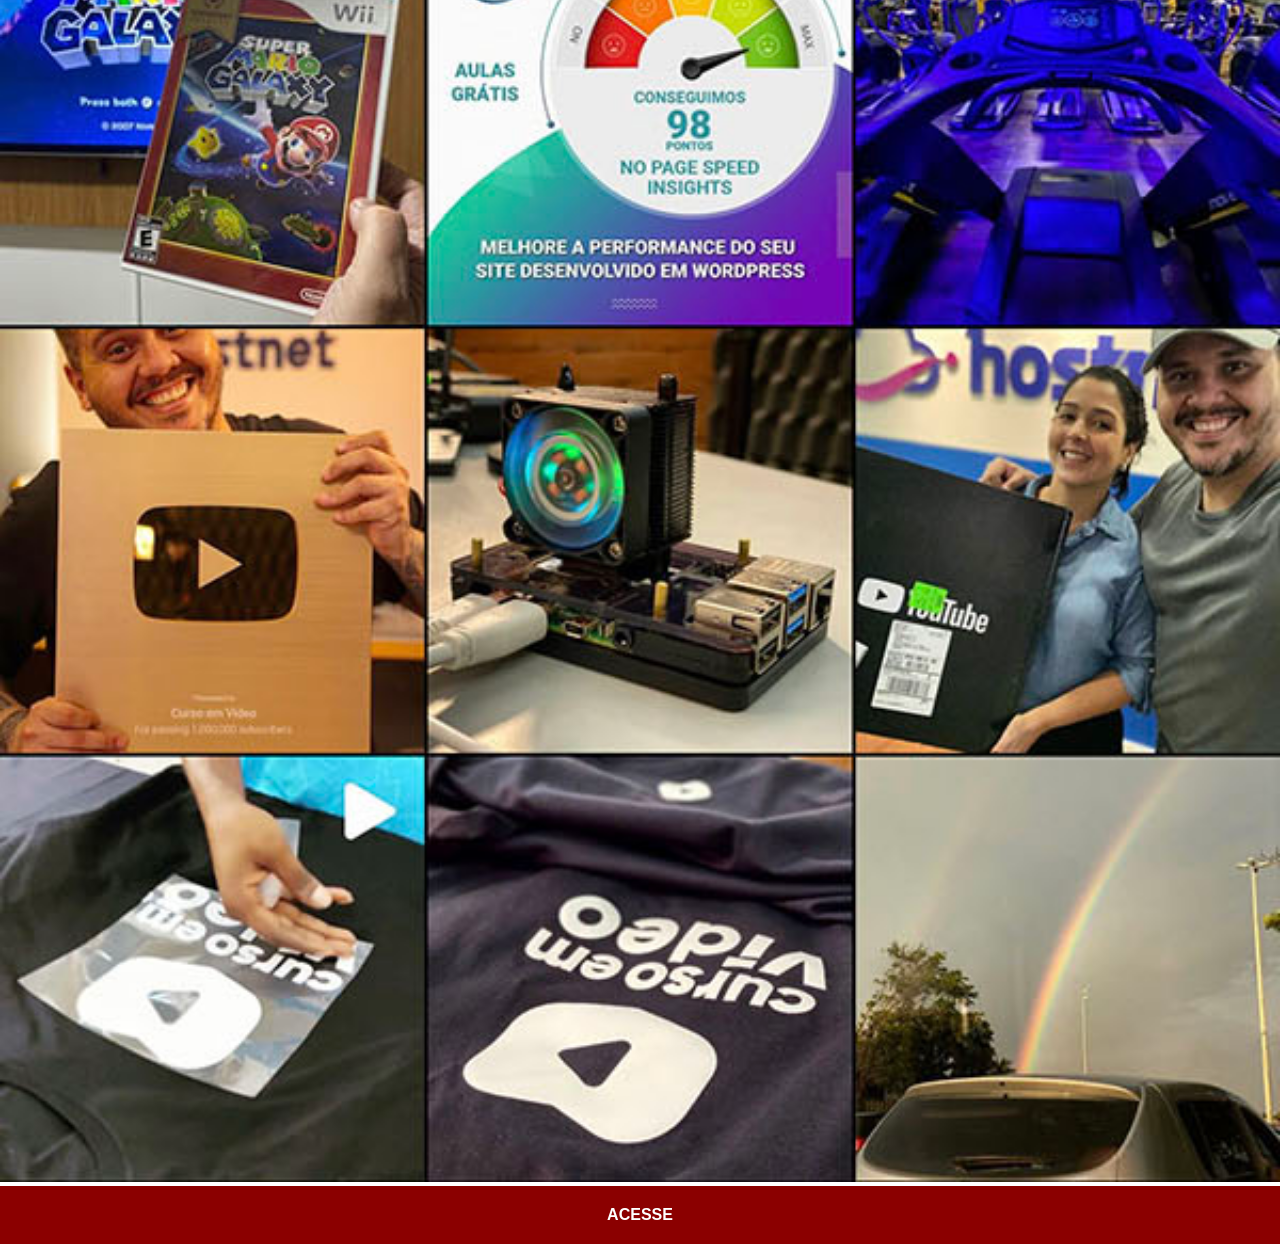
<file: instagram.html>
<!DOCTYPE html>
<html lang="pt-br">
<head>
    <meta charset="UTF-8">
    <meta name="viewport" content="width=device-width, initial-scale=1.0">
    <title>Instagram</title>
    <link rel="stylesheet" href="estilos/social.css">
</head>
<body>
    <img src="imagens/tela-instagram.jpg" alt="Instagram">
    <a href="https://www.instagram.com/gustavoguanabara/" target="_blank">ACESSE</a>
</body>
</html>
</file>
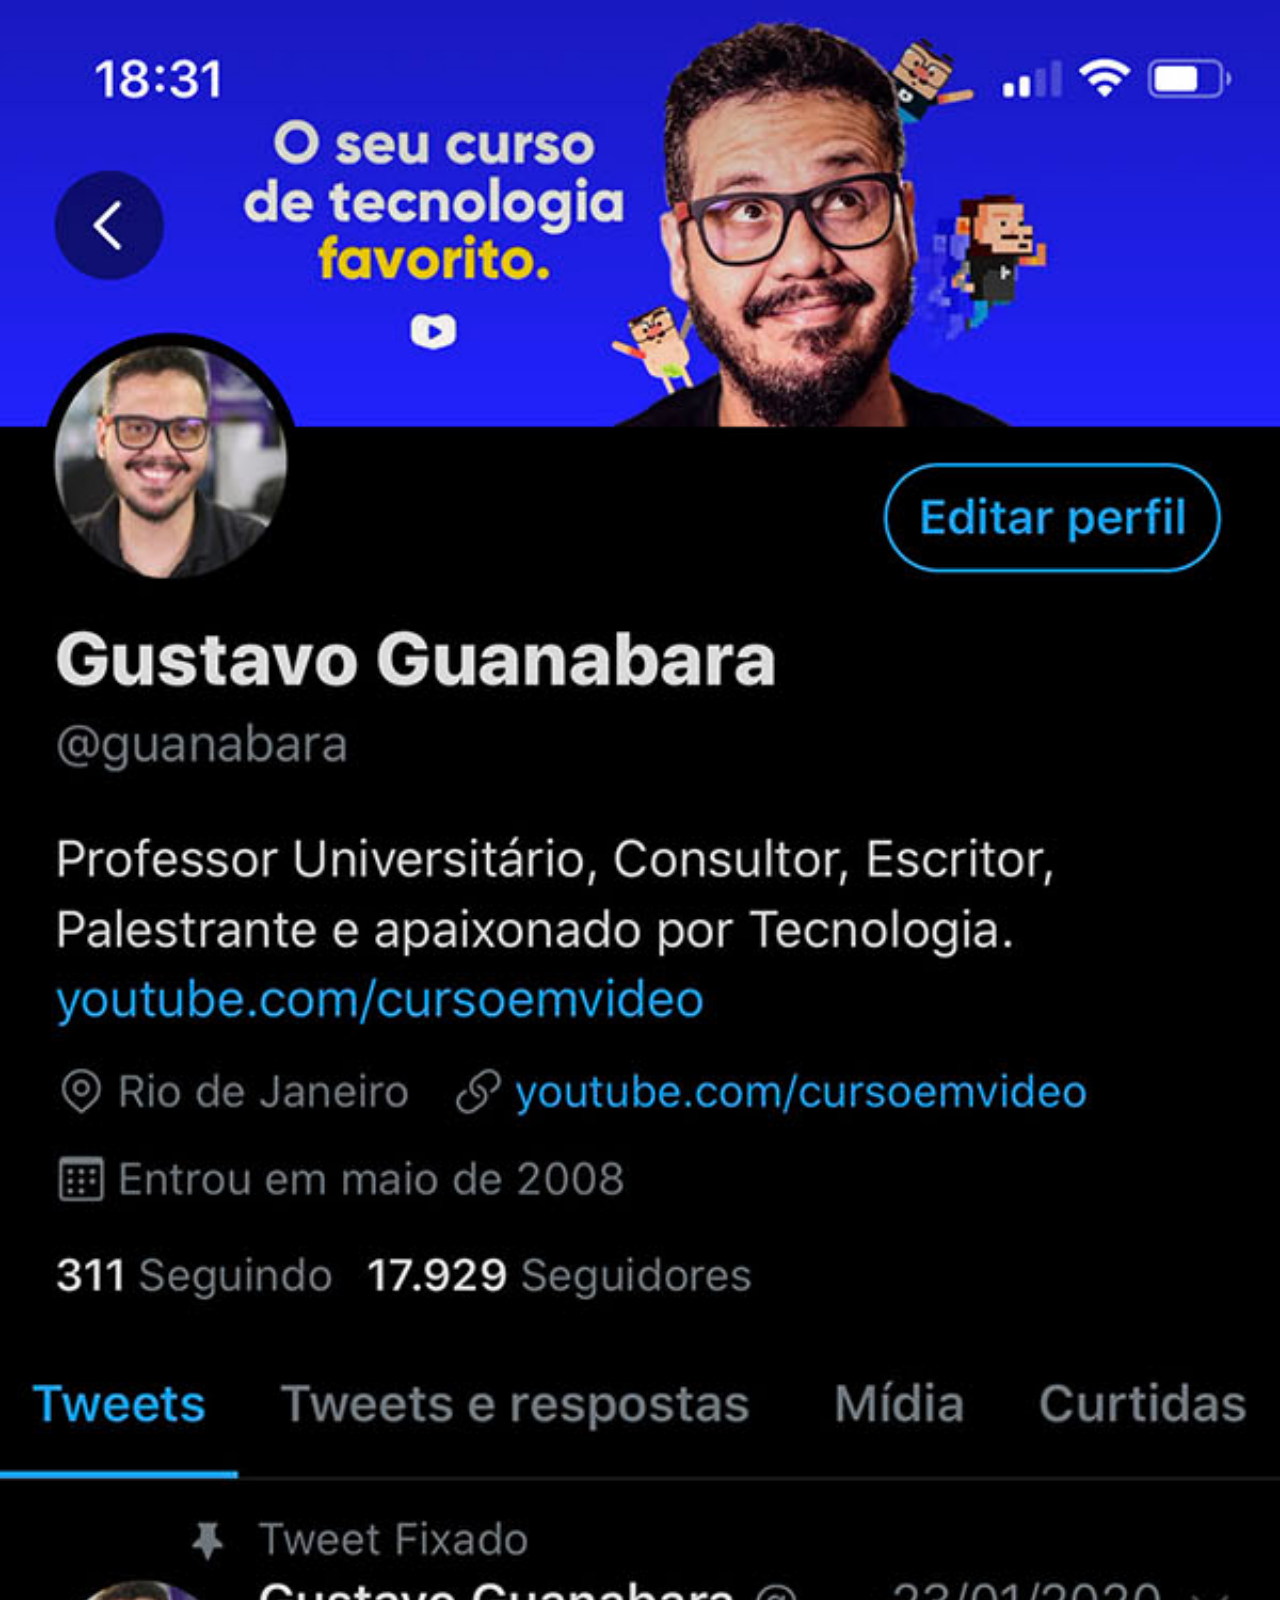
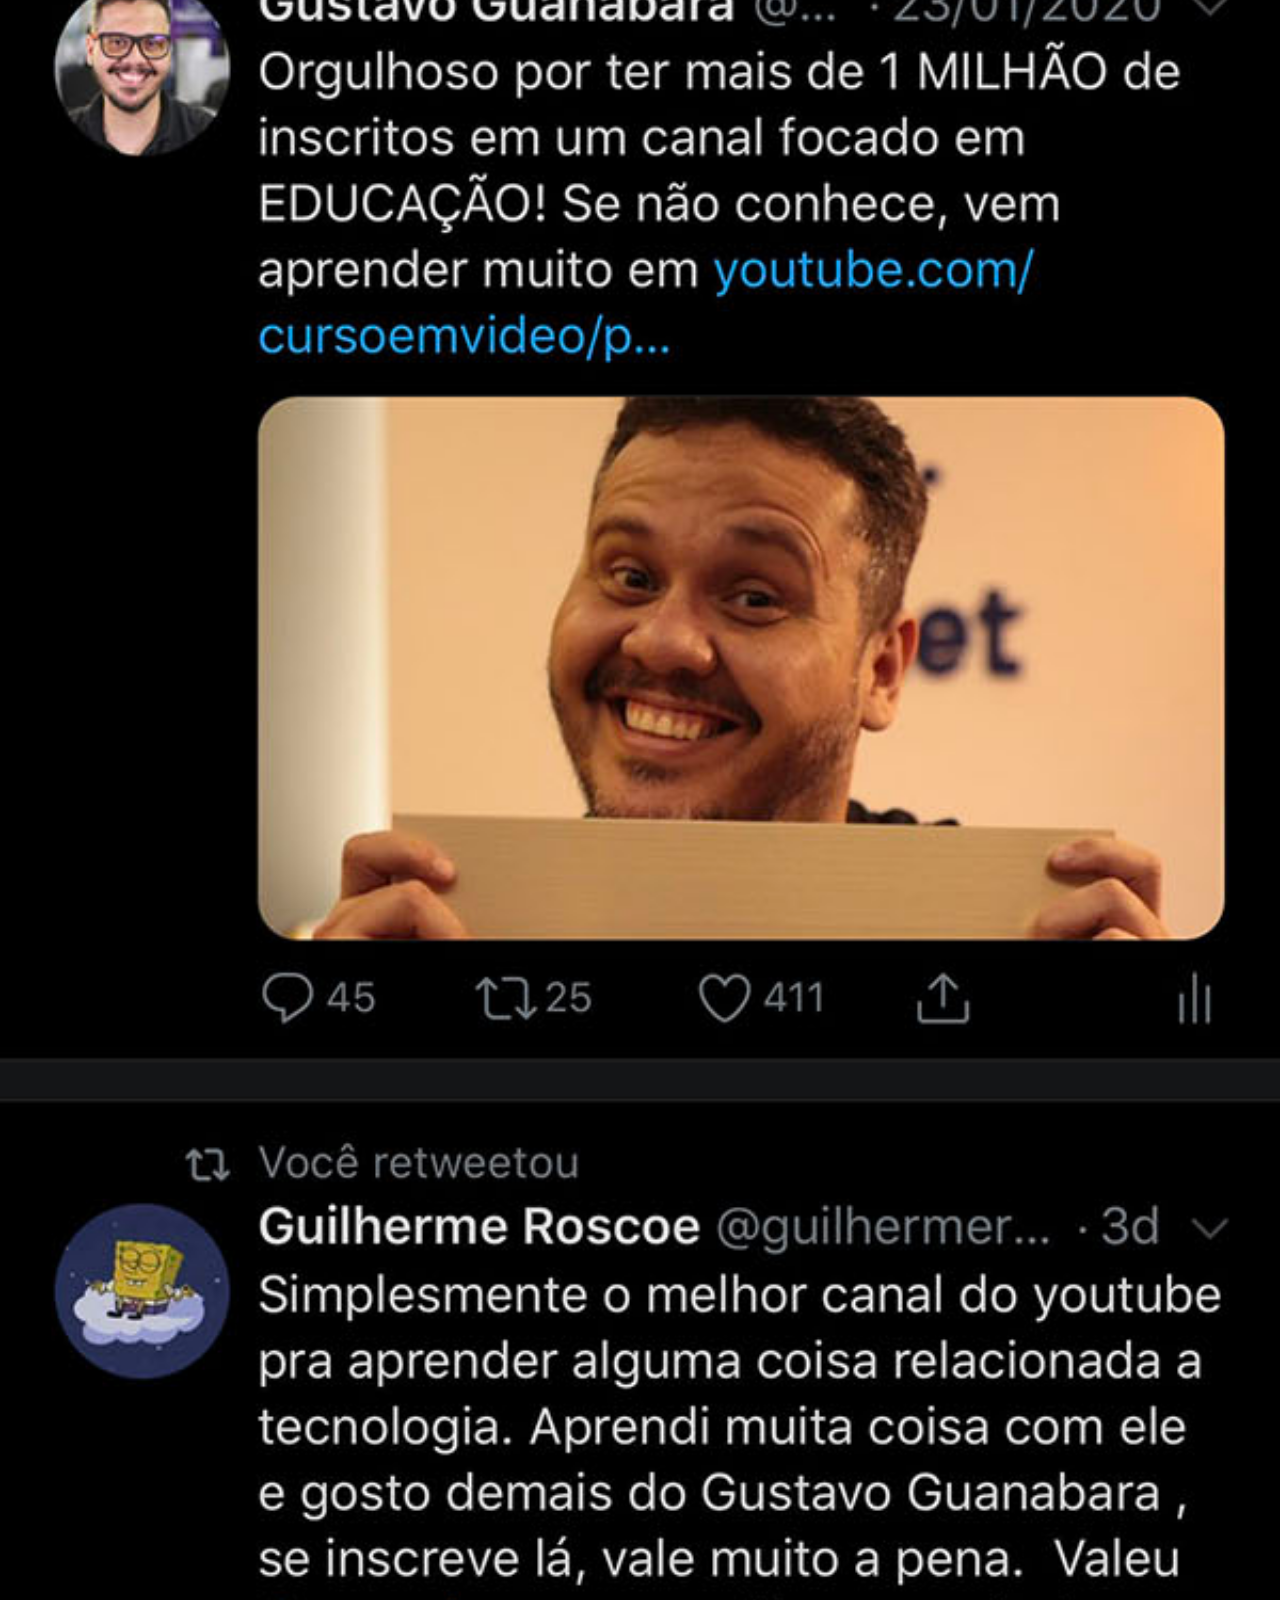
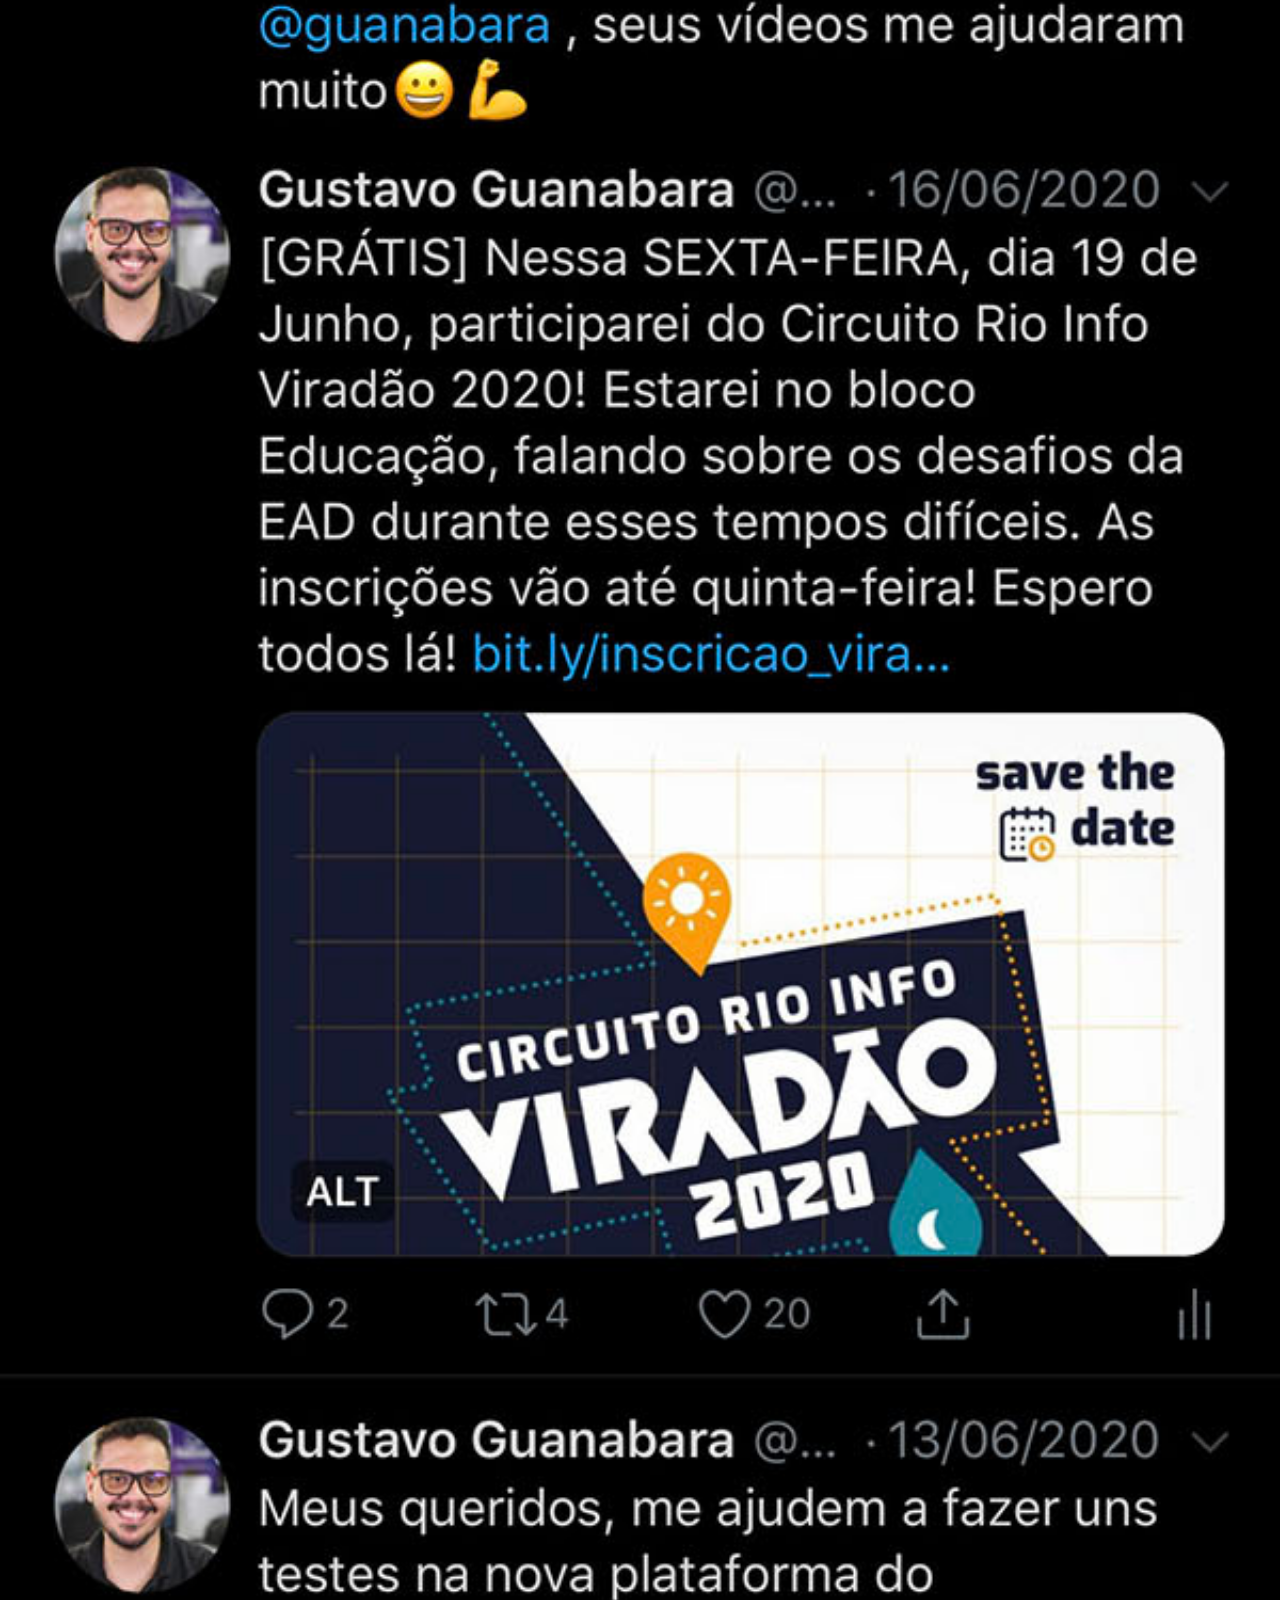
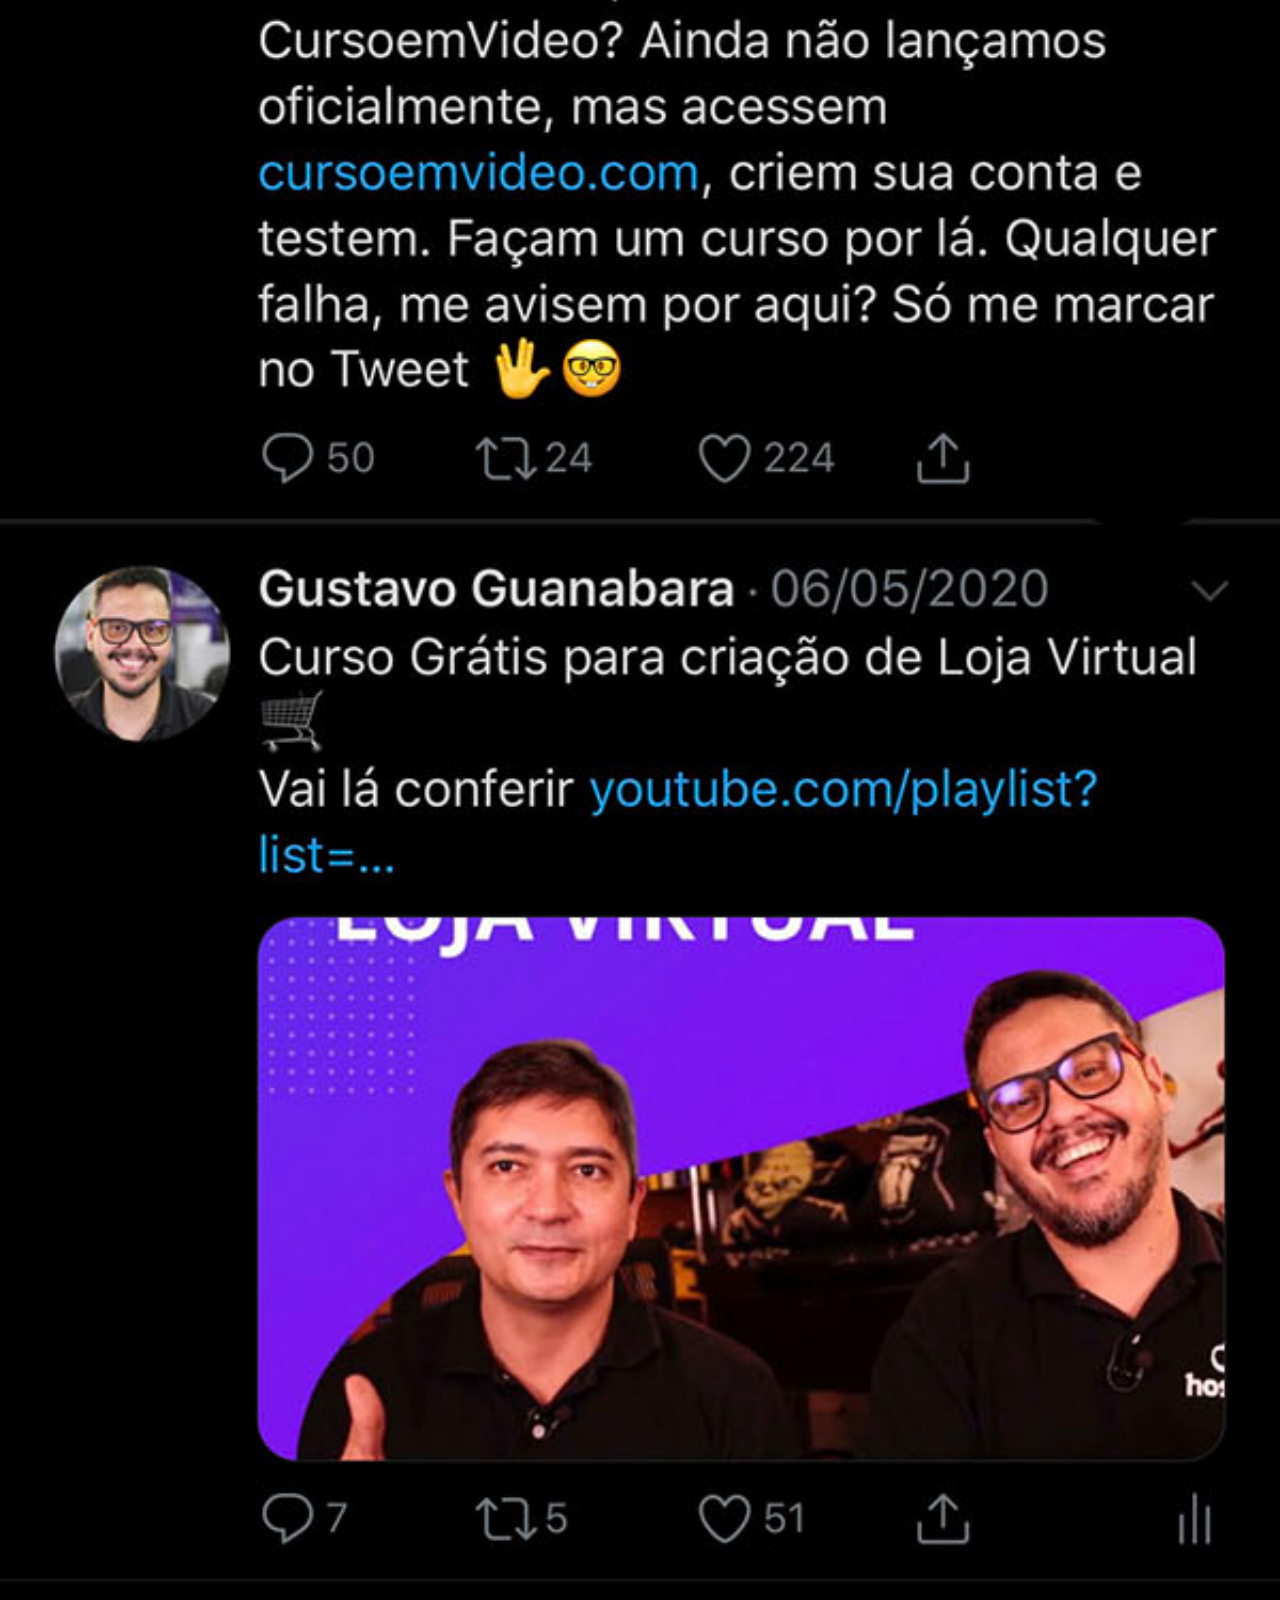
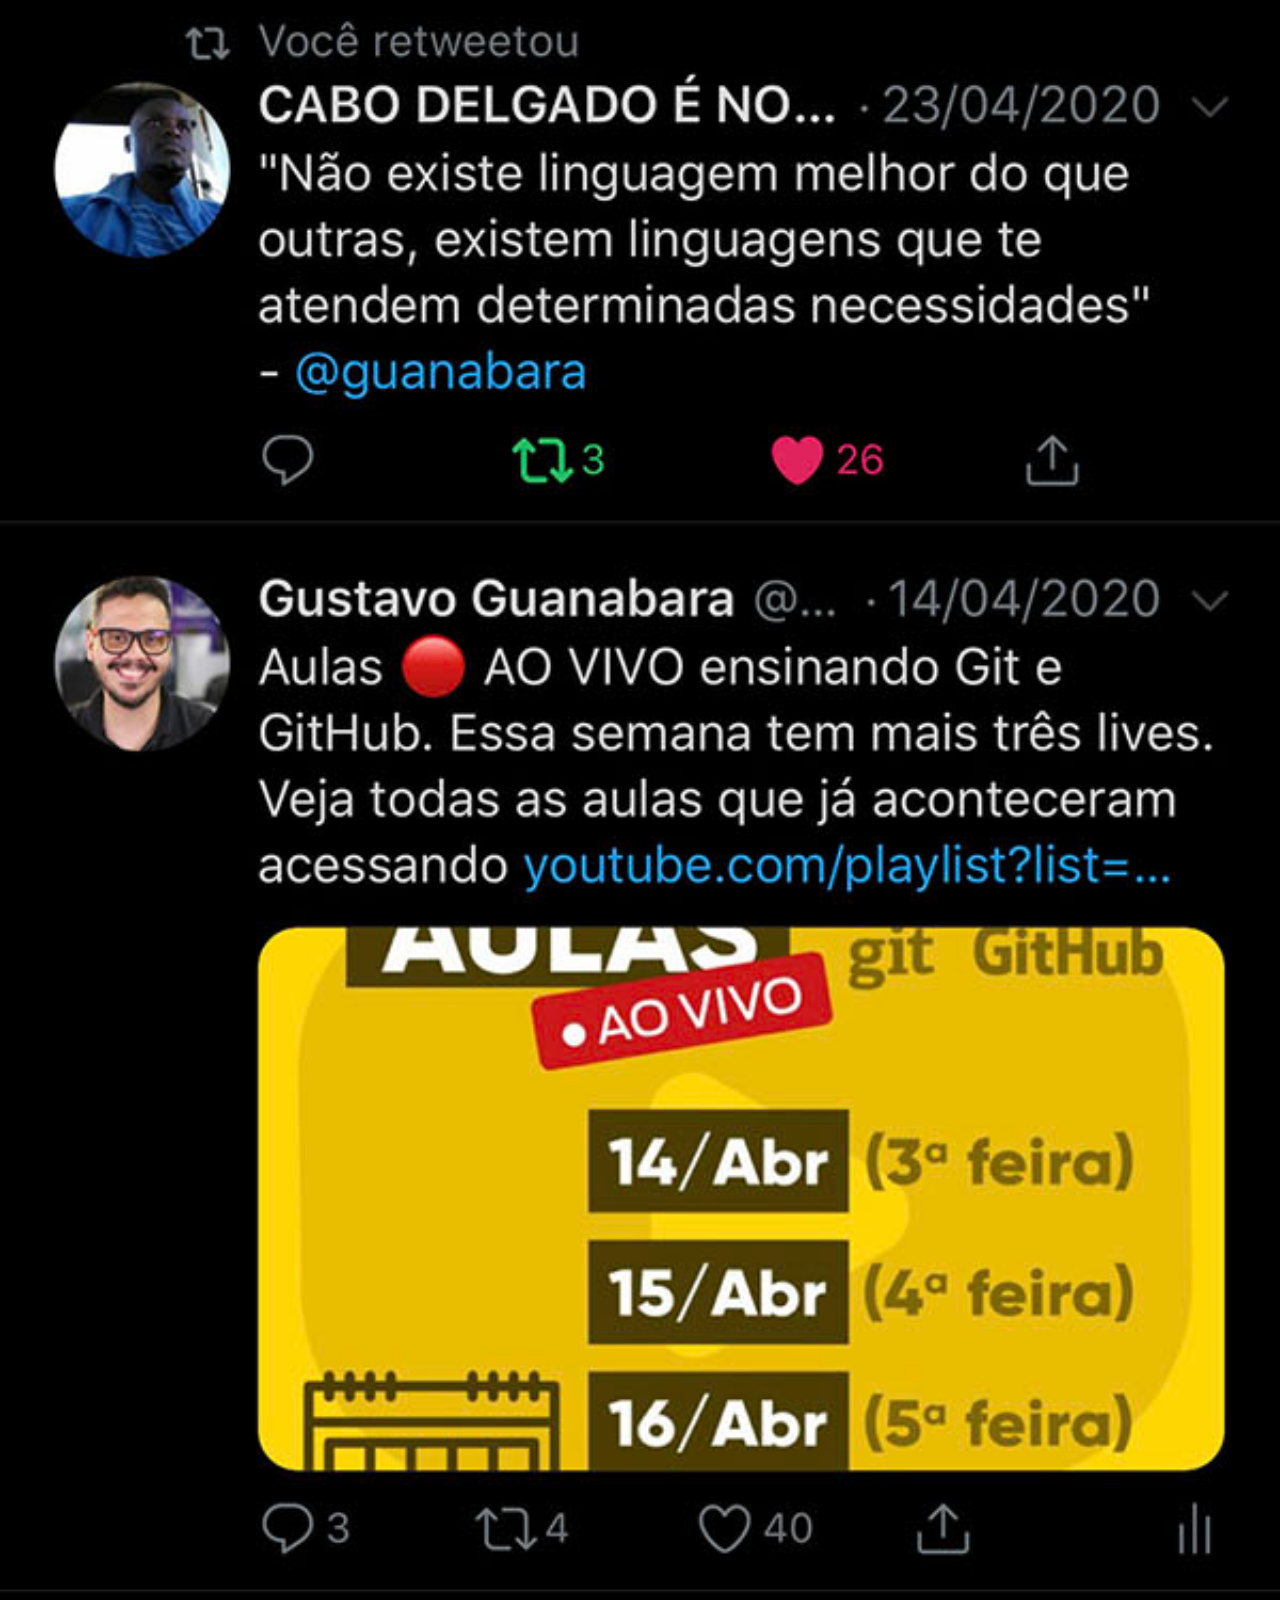
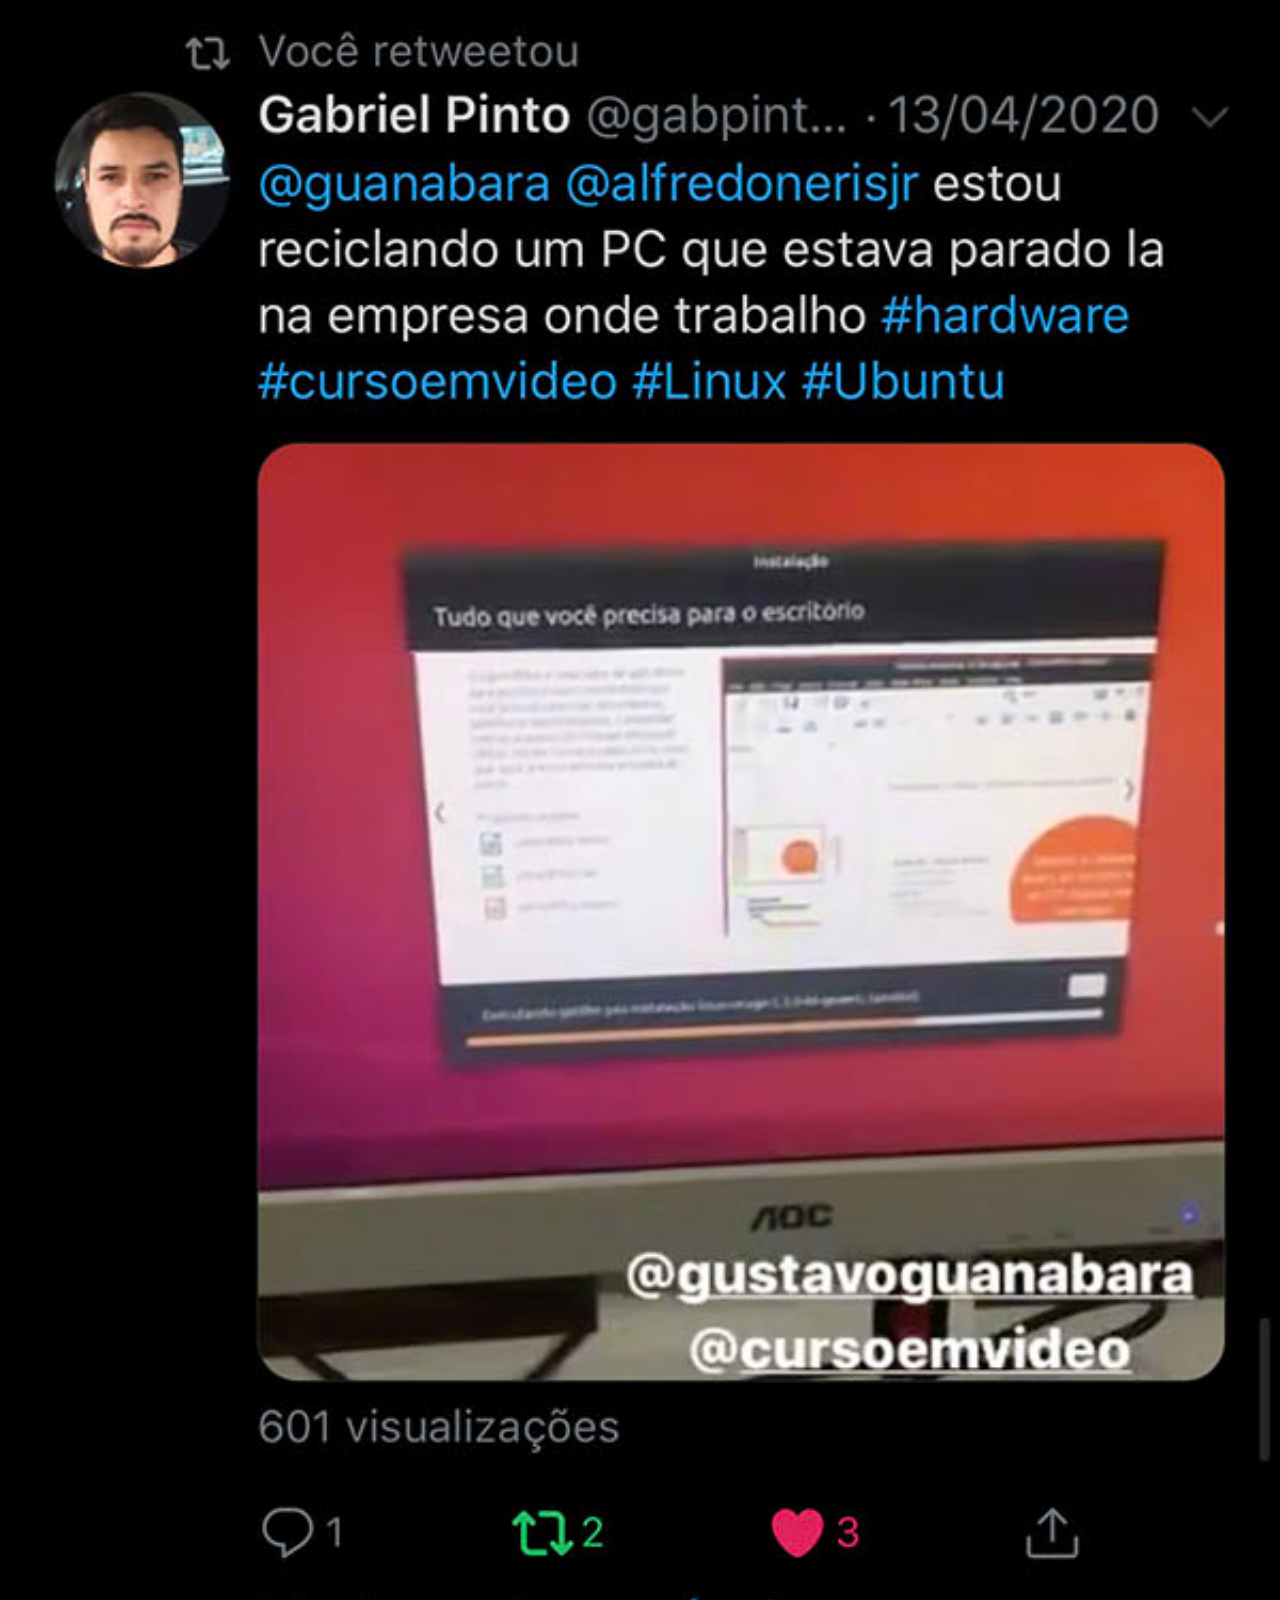
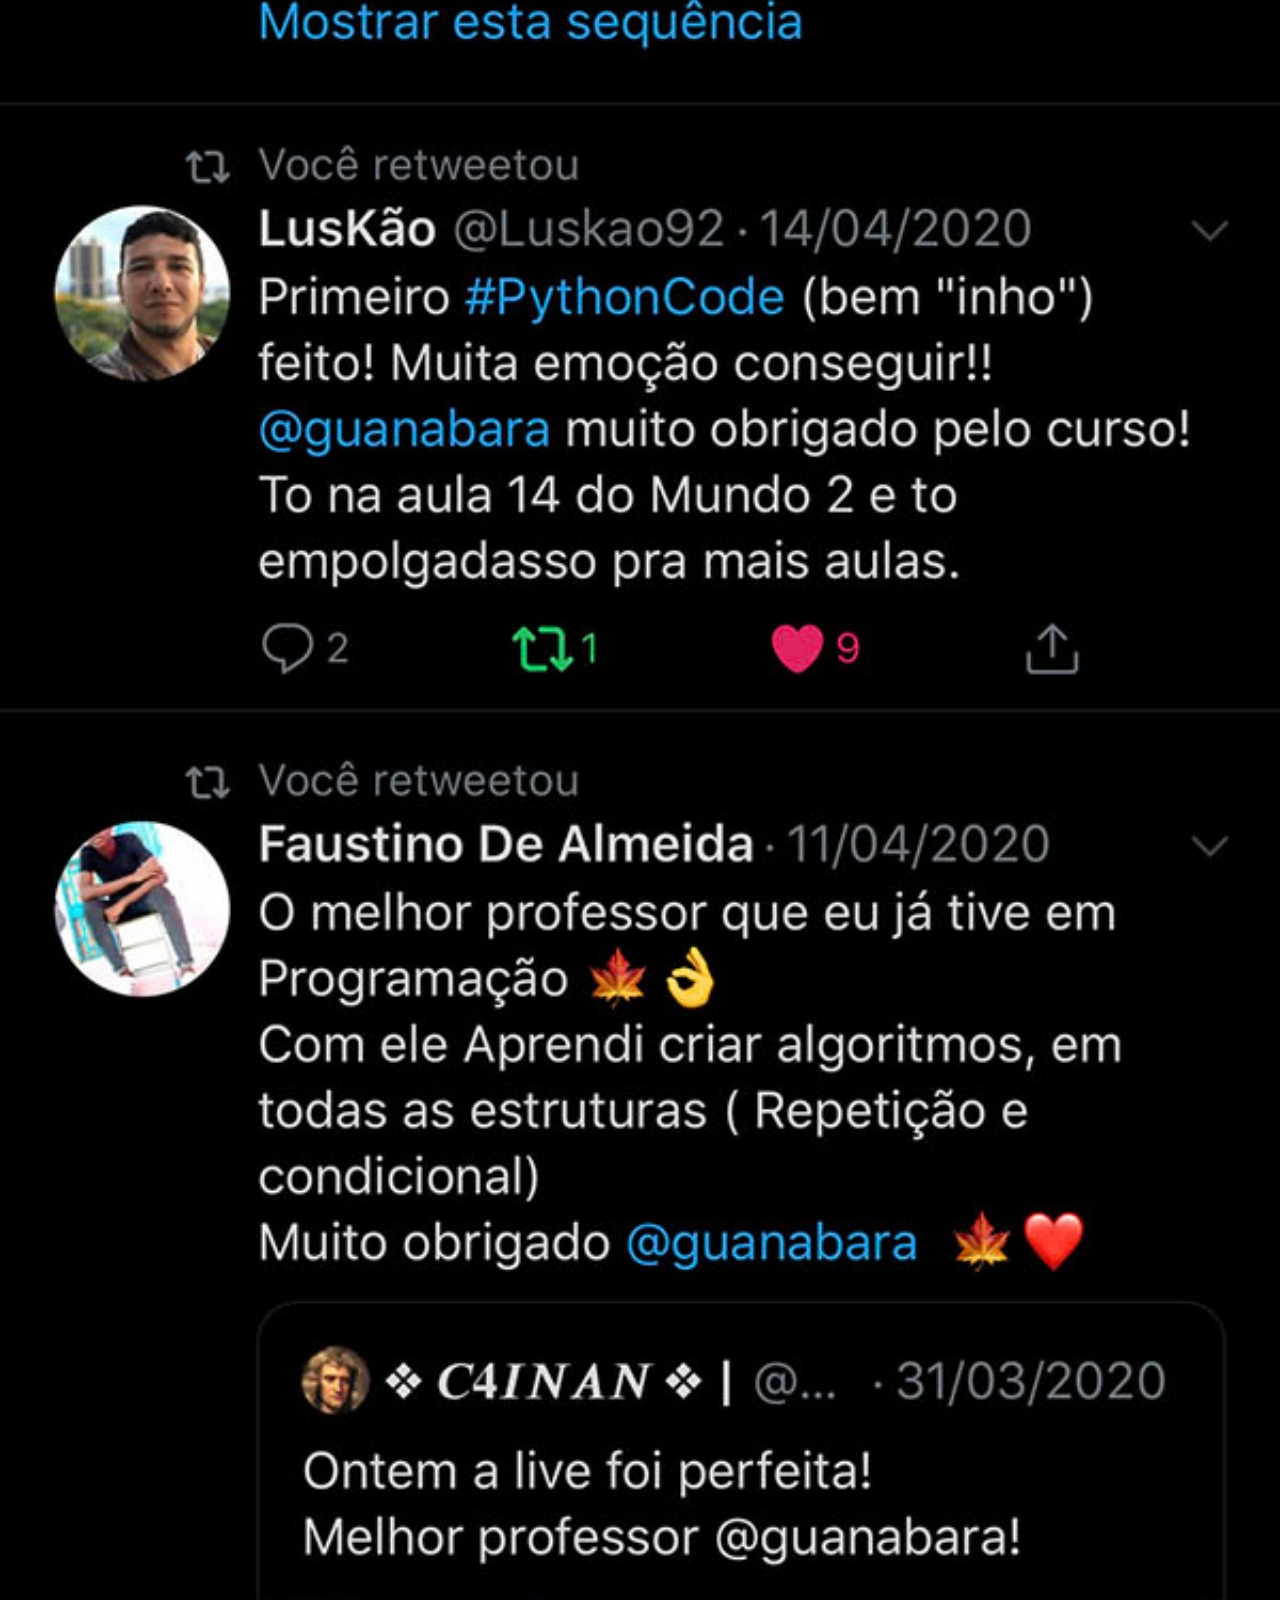
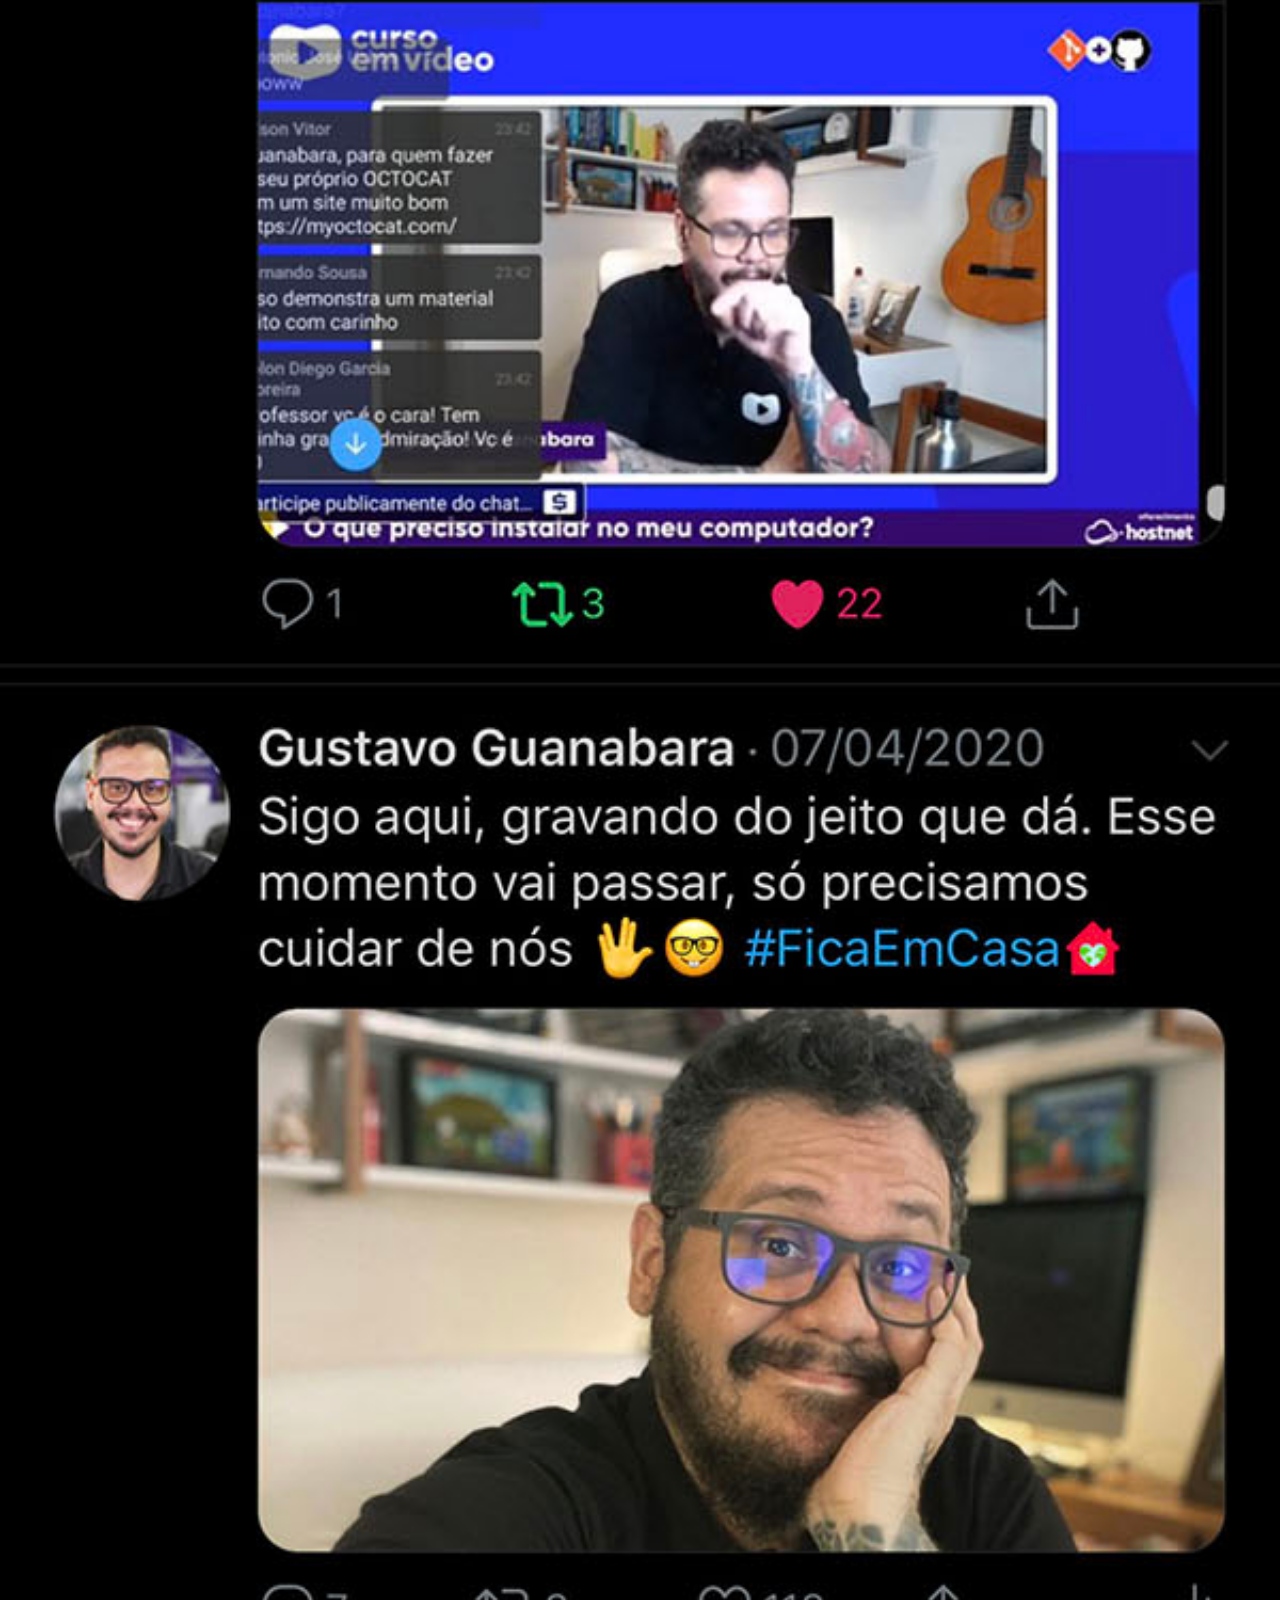
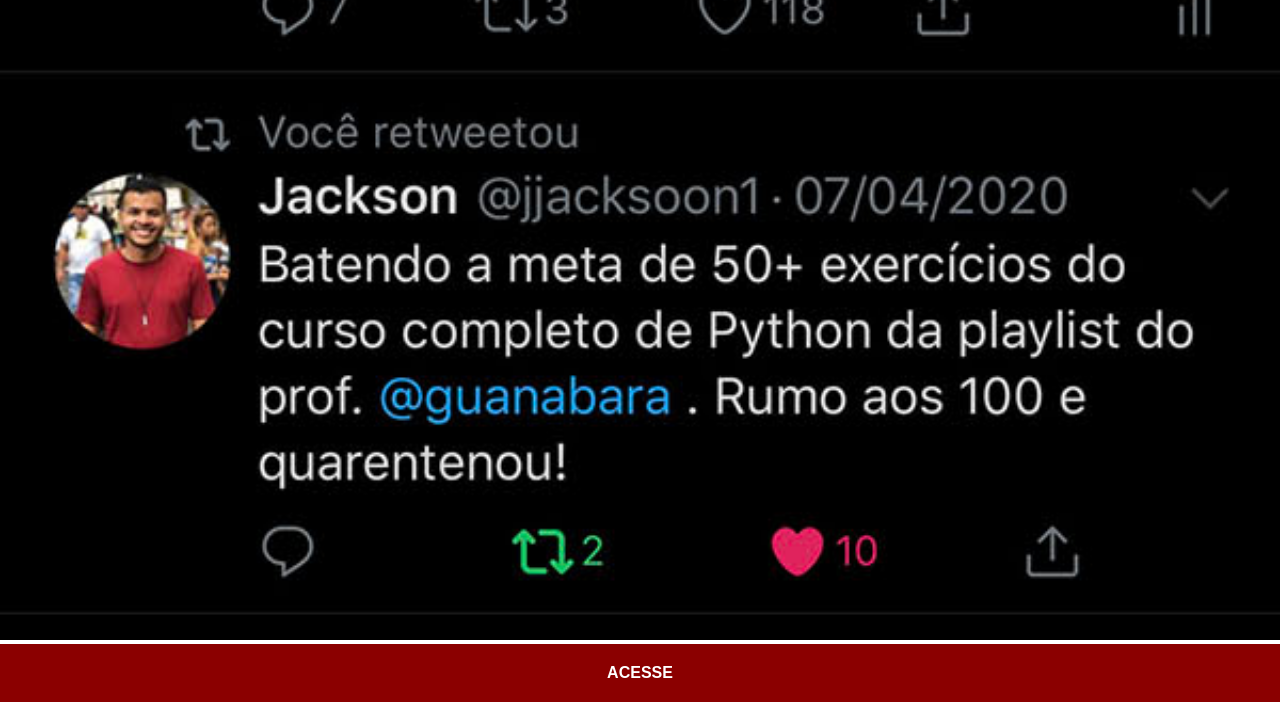
<file: twitter.html>
<!DOCTYPE html>
<html lang="pt-br">
<head>
    <meta charset="UTF-8">
    <meta name="viewport" content="width=device-width, initial-scale=1.0">
    <title>Twitter/X</title>
    <link rel="stylesheet" href="estilos/social.css">
</head>
<body>
    <img src="imagens/tela-twitter.jpg" alt="Twitter/X">
    <a href="https://x.com/guanabara" target="_blank">ACESSE</a>
</body>
</html>
</file>
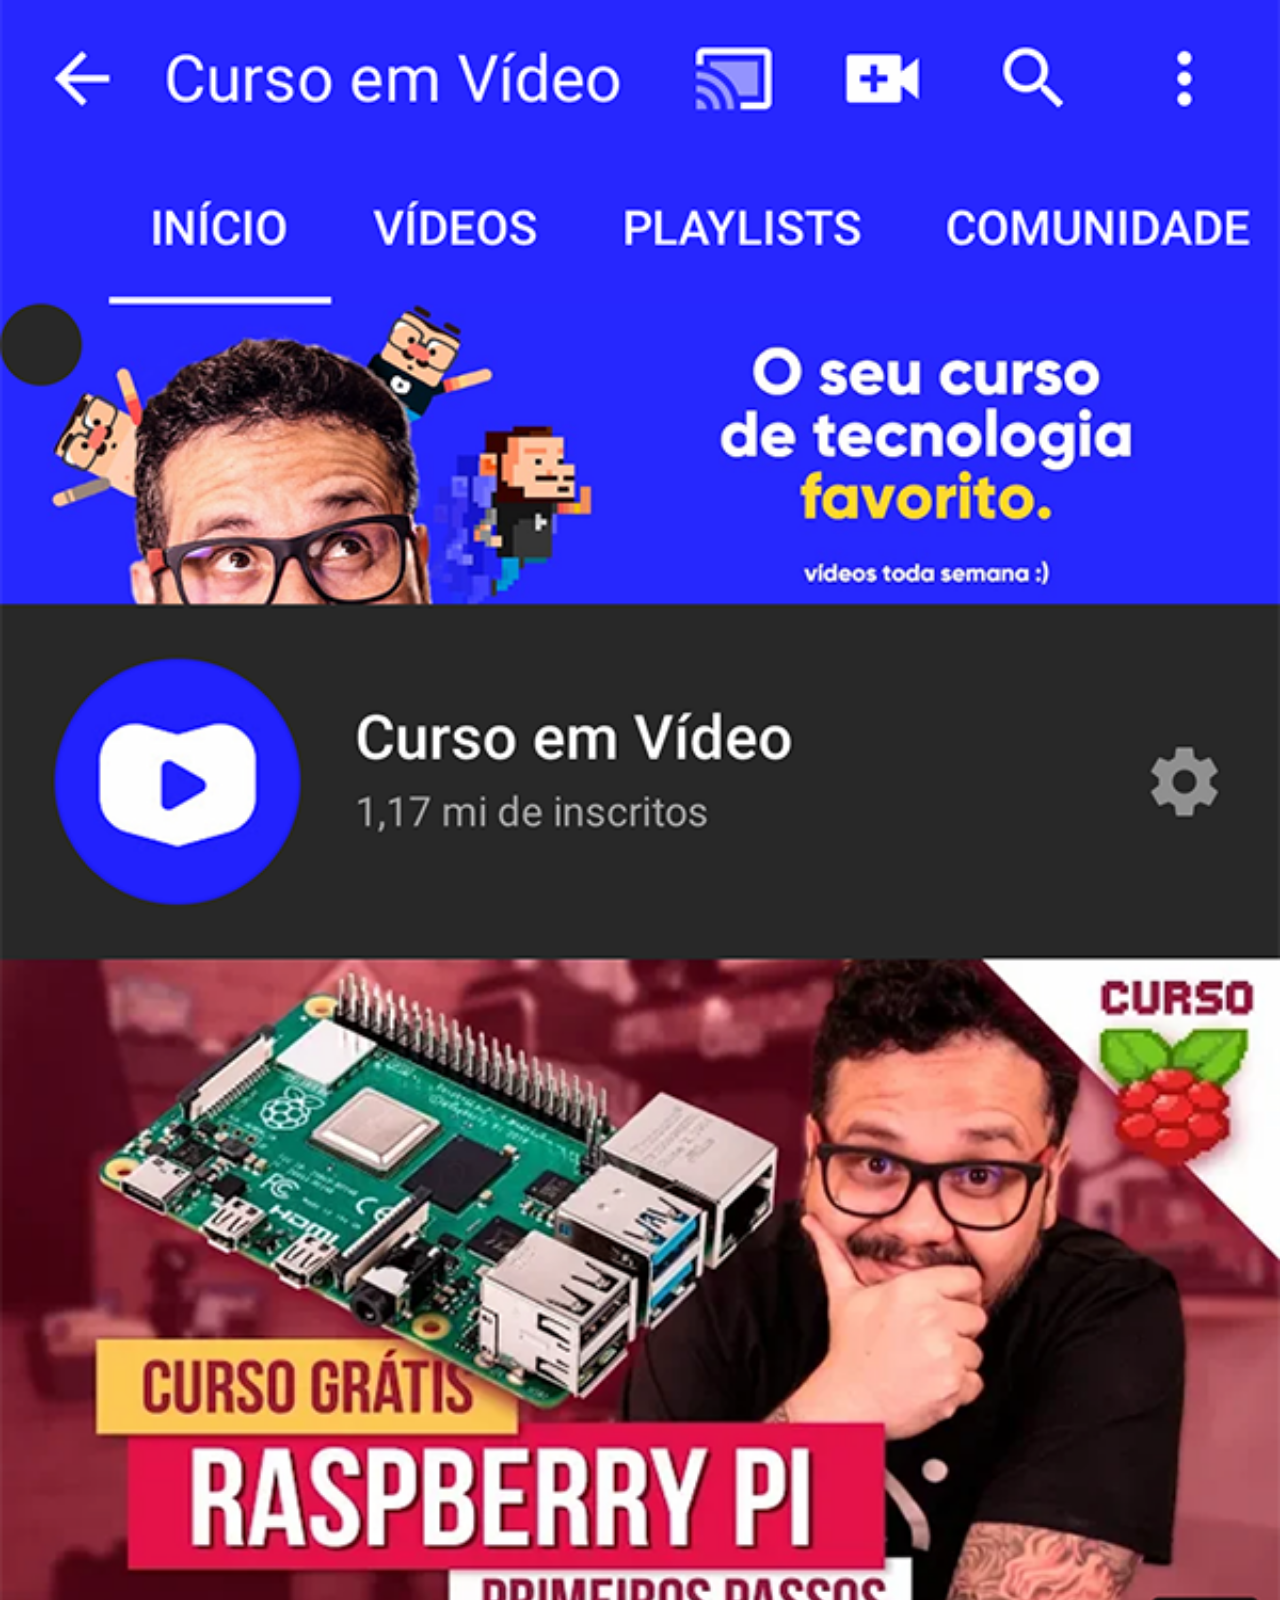
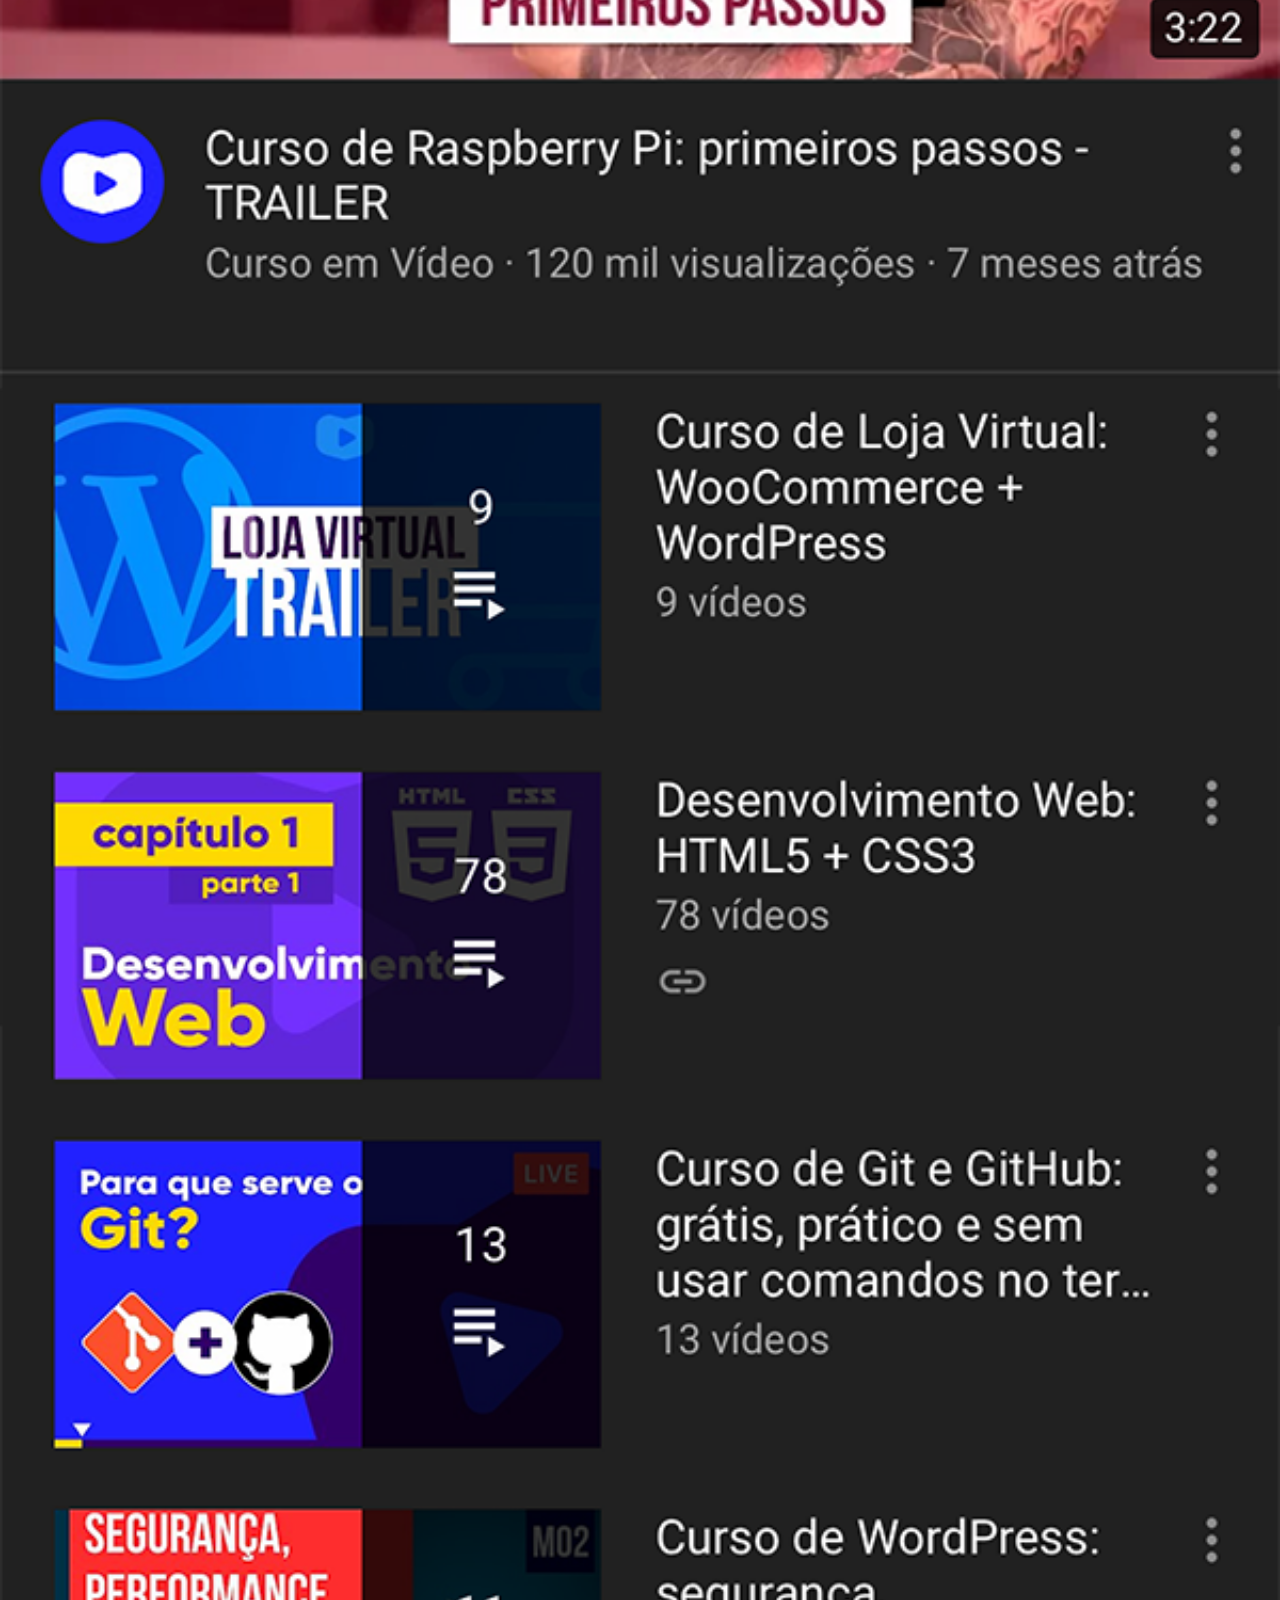
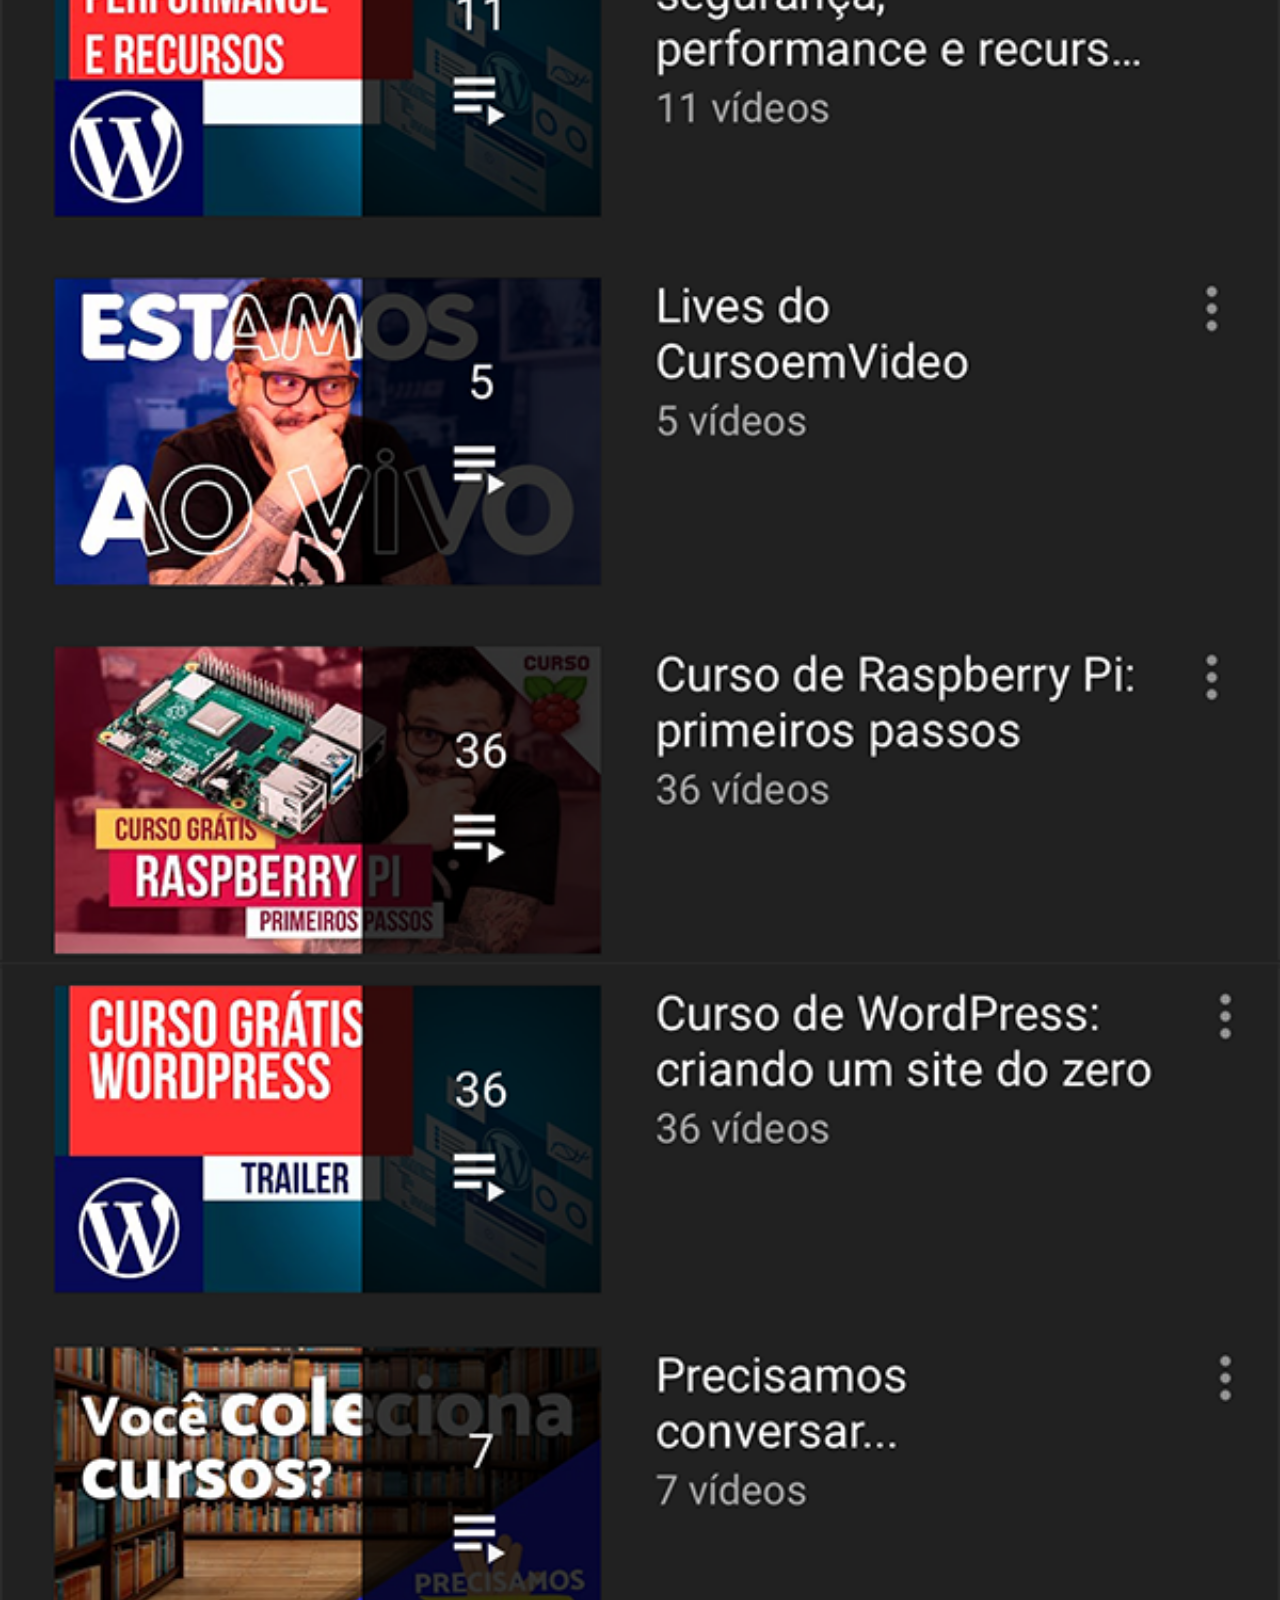
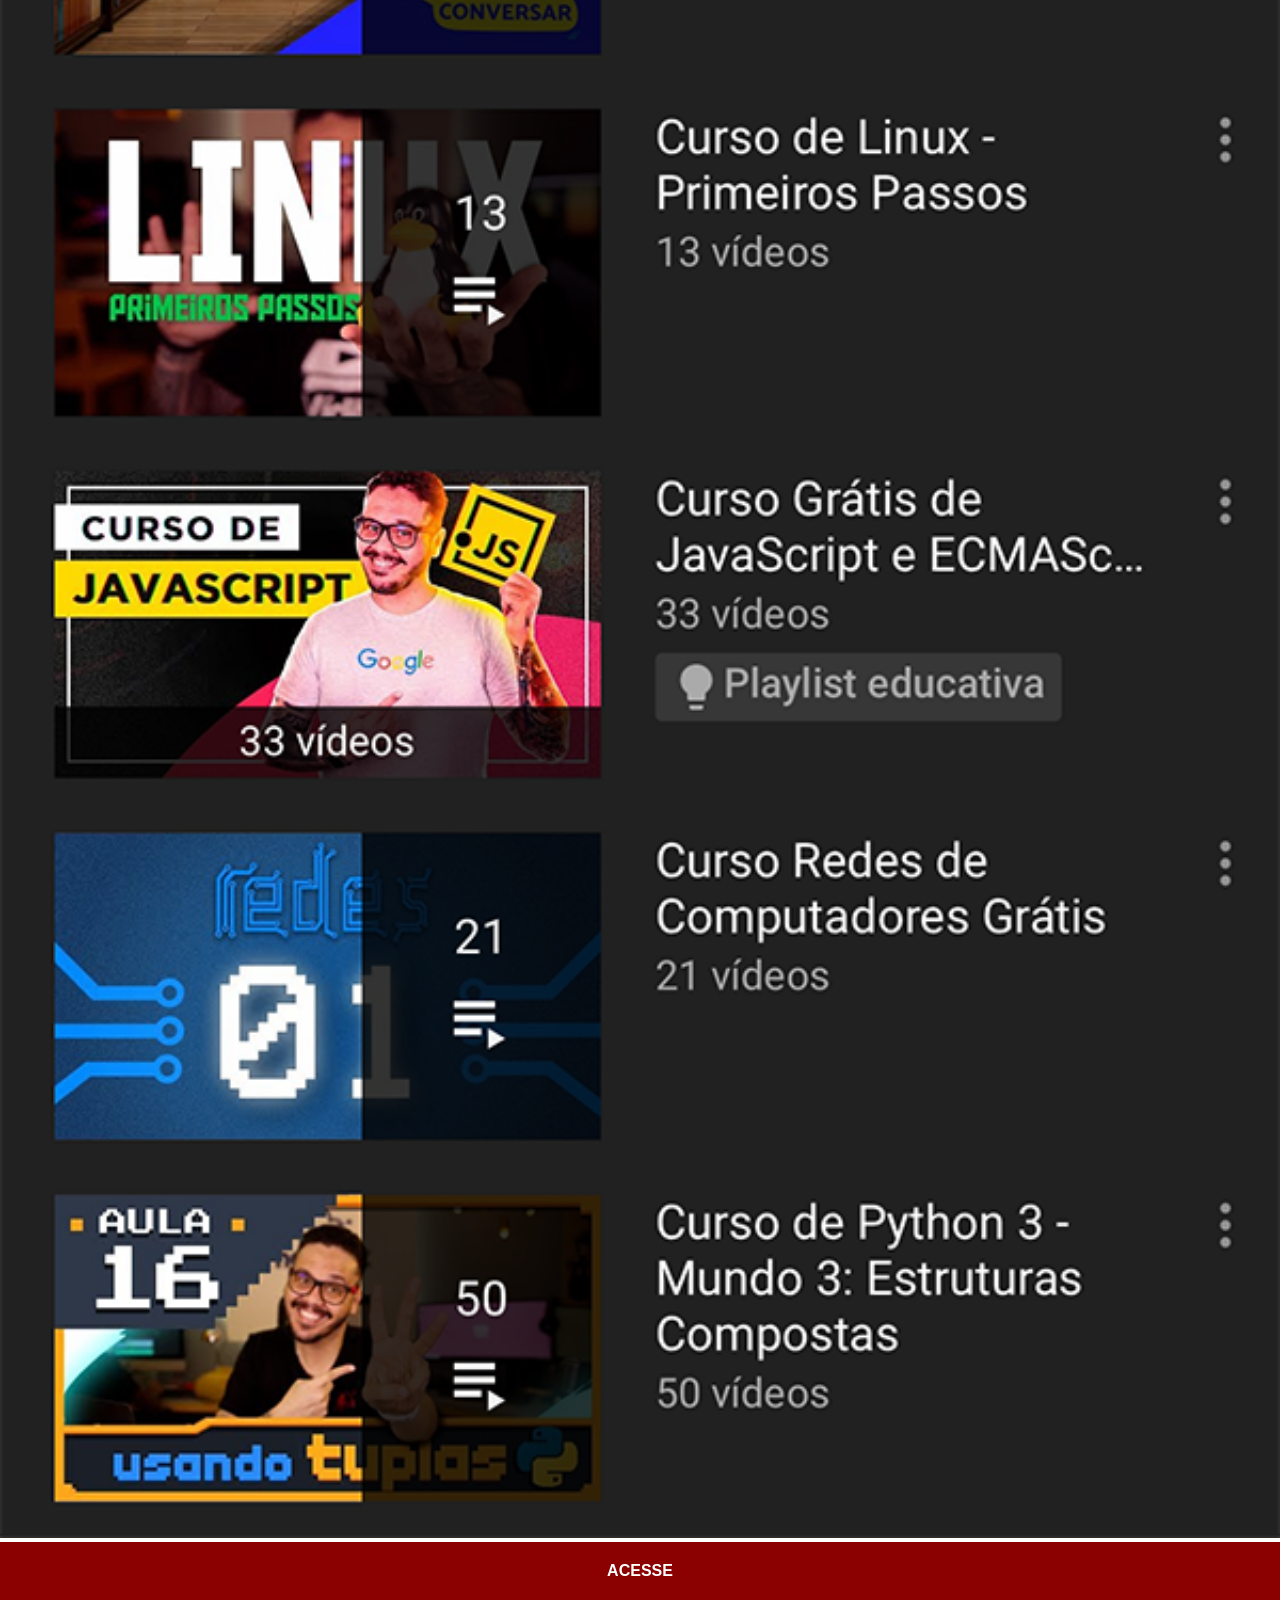
<file: youtube.html>
<!DOCTYPE html>
<html lang="pt-br">
<head>
    <meta charset="UTF-8">
    <meta name="viewport" content="width=device-width, initial-scale=1.0">
    <title>YouTube</title>
    <link rel="stylesheet" href="estilos/social.css">
</head>
<body>
    <img src="imagens/tela-youtube.png" alt="YouTube">
    <a href="https://www.youtube.com/@cursoemvideo/playlists" target="_blank">ACESSE</a>
</body>
</html>
</file>
<file: estilos/style.css>
@charset "UTF-8";

* {
    margin: 0px;
    padding: 0px;
    font-family: Arial, Helvetica, sans-serif;
}

html, body {
    height: 100vh;
    width: 100vw;
    background-color: black;
}

body {
    background: url('../imagens/fundo-madeira.jpg') no-repeat top center;
    background-size: cover;
    background-attachment: fixed;
}

main {
    position: relative;
    height: 100vh;
}

section#telefone {
    position: absolute;
    top: 50%;
    left: 50%;
    transform: translate(-50%, -50%);

    height: 627px;
    width: 311px;
    background: url('../imagens/frame-iphone.png') no-repeat;
}

iframe#tela {
    position: relative;
    top: 80px;
    left: 22px;
    width: 269px;
    height: 471px;
}

section#redes-sociais {
    text-align: right;
}

section#redes-sociais img {
    width: 50px;
    margin: 10px;
    border-radius: 50%;
    box-shadow: 2px 2px 5px rgba(0, 0, 0, 0.705);
    box-sizing: border-box;
}

section#redes-sociais img:hover {
    border: 2px solid rgba(255, 255, 255, 0.384);
    transform: translate(-5px, -5px);
    box-shadow: 5px 5px 10px rgba(0, 0, 0, 0.705);
    transition: transform 0.3s;
}
</file>
<file: estilos/social.css>
@charset "UTF-8";

* {
            margin: 0px;
            padding: 0px;
            font-family: Arial, Helvetica, sans-serif;
        }

        ::-webkit-scrollbar {
            width: 0px;
            height: 0px;
        }

        img {
            width: 100vw;
        }

        a {
            display: block;
            background-color: darkred;
            color: white;
            padding: 20px;
            text-align: center;
            font-weight: bolder;
            text-decoration: none;
        }

        a:hover {
            background-color: red;
        }
</file>
